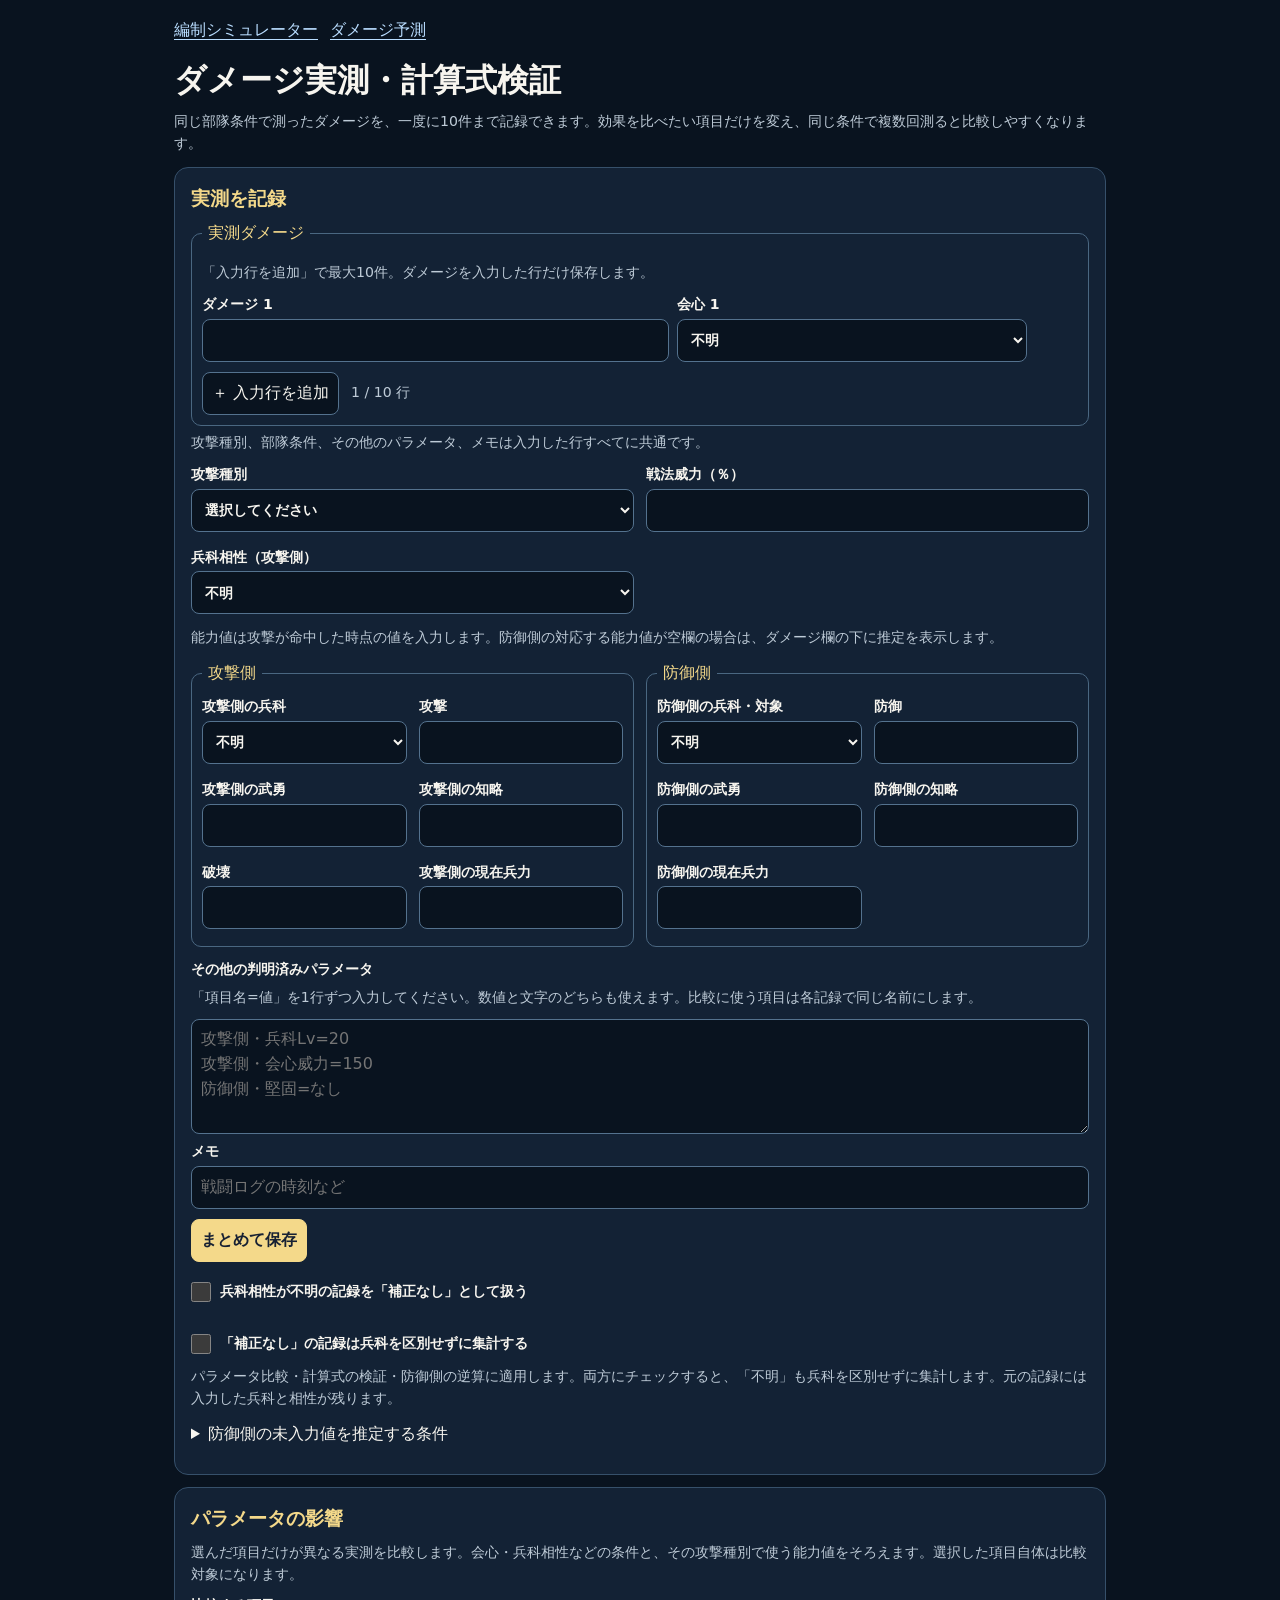
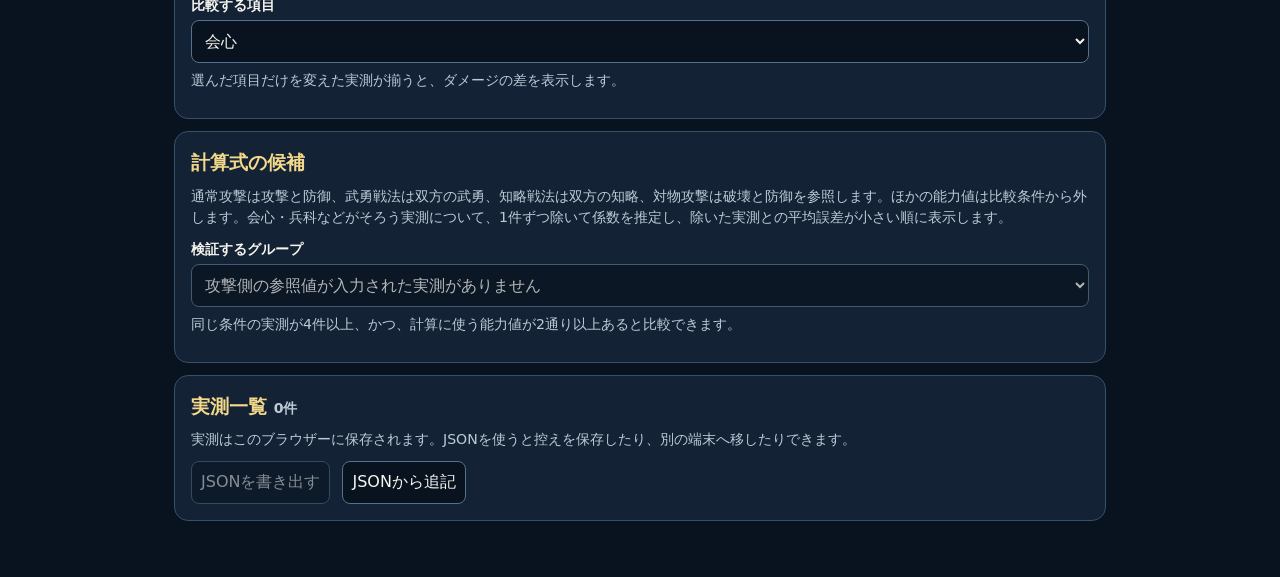
<file: damage-research.html>
<!doctype html>
<html lang="ja">
<head>
<meta charset="utf-8">
<meta name="viewport" content="width=device-width, initial-scale=1">
<title>ダメージ実測・計算式検証｜信長覇道 編制シミュレーター</title>
<link rel="stylesheet" href="damage-research.css">
<script defer src="damage-research-model.js"></script>
<script defer src="damage-research.js"></script>
</head>
<body>
<main>
  <nav aria-label="ページ移動"><a href="index.html">編制シミュレーター</a><a href="damage.html">ダメージ予測</a></nav>
  <h1>ダメージ実測・計算式検証</h1>
  <p class="muted">同じ部隊条件で測ったダメージを、一度に10件まで記録できます。効果を比べたい項目だけを変え、同じ条件で複数回測ると比較しやすくなります。</p>

  <section class="panel" aria-labelledby="form-title">
    <h2 id="form-title">実測を記録</h2>
    <form id="record-form">
      <fieldset>
        <legend>実測ダメージ</legend>
        <p id="batch-help" class="muted">「入力行を追加」で最大10件。ダメージを入力した行だけ保存します。</p>
        <div id="hit-rows"></div>
        <div class="actions" id="batch-actions">
          <button id="add-hit" type="button">＋ 入力行を追加</button>
          <span id="hit-count" class="muted" role="status"></span>
        </div>
      </fieldset>
      <p class="muted" id="shared-help">攻撃種別、部隊条件、その他のパラメータ、メモは入力した行すべてに共通です。</p>
      <div class="grid" id="hit-fields"></div>
      <p class="muted">能力値は攻撃が命中した時点の値を入力します。防御側の対応する能力値が空欄の場合は、ダメージ欄の下に推定を表示します。</p>
      <div class="sides">
        <fieldset><legend>攻撃側</legend><div class="grid" id="attack-fields"></div></fieldset>
        <fieldset><legend>防御側</legend><div class="grid" id="defense-fields"></div></fieldset>
      </div>
      <label for="record-parameters">その他の判明済みパラメータ</label>
      <p class="muted" id="param-help">「項目名=値」を1行ずつ入力してください。数値と文字のどちらも使えます。比較に使う項目は各記録で同じ名前にします。</p>
      <textarea id="record-parameters" rows="4" maxlength="4000" aria-describedby="param-help" placeholder="攻撃側・兵科Lv=20&#10;攻撃側・会心威力=150&#10;防御側・堅固=なし"></textarea>
      <label for="record-note">メモ</label>
      <input id="record-note" maxlength="240" placeholder="戦闘ログの時刻など">
      <div class="actions">
        <button class="primary" id="save-record" type="submit">まとめて保存</button>
        <button id="cancel-edit" type="button" hidden>編集を取り消す</button>
        <span id="record-status" role="status"></span>
      </div>
    </form>
    <label class="analysis-checkbox">
      <input id="assume-neutral-affinity" type="checkbox">
      <span>兵科相性が不明の記録を「補正なし」として扱う</span>
    </label>
    <label class="analysis-checkbox">
      <input id="pool-neutral-branches" type="checkbox">
      <span>「補正なし」の記録は兵科を区別せずに集計する</span>
    </label>
    <p class="muted analysis-help">パラメータ比較・計算式の検証・防御側の逆算に適用します。両方にチェックすると、「不明」も兵科を区別せずに集計します。元の記録には入力した兵科と相性が残ります。</p>
    <details id="resistance-settings">
      <summary>防御側の未入力値を推定する条件</summary>
      <p class="muted">通常攻撃と対物攻撃からは「防御」、武勇戦法からは「武勇」、知略戦法からは「知略」を推定します。同じ条件で防御側の能力値が入力された記録があれば、優先して係数を調整します。</p>
      <p class="muted">未入力値 ＝ 2 × 係数 × 攻撃側能力² ÷ 実測ダメージ − 攻撃側能力。入力済みの記録がない場合の係数は、基準倍率 × 兵科相性倍率 × 戦法威力 × 会心時の倍率です。</p>
      <div class="grid">
        <label for="resistance-base">基準倍率（％）<input id="resistance-base" type="number" min="0" max="10000" step="any" inputmode="decimal" value="100"></label>
        <label for="resistance-critical">会心時の倍率（％）<input id="resistance-critical" type="number" min="0" max="10000" step="any" inputmode="decimal" placeholder="任意"></label>
        <label for="resistance-advantage">兵科有利の倍率（％）<input id="resistance-advantage" type="number" min="0" max="10000" step="any" inputmode="decimal" value="115"></label>
        <label for="resistance-disadvantage">兵科不利の倍率（％）<input id="resistance-disadvantage" type="number" min="0" max="10000" step="any" inputmode="decimal" value="85"></label>
      </div>
      <p class="muted">兵科倍率の初期値は試算用です。補正なし・不明・対物は100％で試算します。基準倍率には、兵科相性と別の補正を含めます。倍率を変えると、保存済みの記録も含めて推定を更新します。推定値は記録の能力値欄に書き込みません。</p>
    </details>
  </section>

  <section class="panel" aria-labelledby="impact-title">
    <h2 id="impact-title">パラメータの影響</h2>
    <p class="muted">選んだ項目だけが異なる実測を比較します。会心・兵科相性などの条件と、その攻撃種別で使う能力値をそろえます。選択した項目自体は比較対象になります。</p>
    <label for="impact-field">比較する項目</label>
    <select id="impact-field"></select>
    <p id="impact-status" class="muted" role="status"></p>
    <div class="scroll" id="impact-results" hidden>
      <table aria-label="パラメータ変更前後の比較"><thead><tr><th>値 A → B</th><th>平均差<br>B − A</th><th>平均変化率</th><th>一致した<br>条件の組</th><th>実測件数<br>A / B</th></tr></thead><tbody id="impact-rows"></tbody></table>
    </div>
  </section>

  <section class="panel" aria-labelledby="fit-title">
    <h2 id="fit-title">計算式の候補</h2>
    <p class="muted">通常攻撃は攻撃と防御、武勇戦法は双方の武勇、知略戦法は双方の知略、対物攻撃は破壊と防御を参照します。ほかの能力値は比較条件から外します。会心・兵科などがそろう実測について、1件ずつ除いて係数を推定し、除いた実測との平均誤差が小さい順に表示します。</p>
    <label for="fit-group">検証するグループ</label>
    <select id="fit-group"></select>
    <p id="fit-status" class="muted" role="status"></p>
    <div class="scroll" id="fit-results" hidden>
      <table aria-label="計算式の候補と誤差"><thead><tr><th>式の候補</th><th>係数 k</th><th>平均誤差</th></tr></thead><tbody id="fit-rows"></tbody></table>
    </div>
  </section>

  <section class="panel" aria-labelledby="records-title">
    <h2 id="records-title">実測一覧 <span class="muted" id="record-count"></span></h2>
    <p class="muted">実測はこのブラウザーに保存されます。JSONを使うと控えを保存したり、別の端末へ移したりできます。</p>
    <div class="actions">
      <button id="export-records" type="button">JSONを書き出す</button>
      <button id="import-records" type="button">JSONから追記</button>
      <input id="import-file" type="file" accept=".json,application/json" hidden>
      <span id="list-status" role="status"></span>
    </div>
    <div id="record-list"></div>
  </section>
</main>
</body>
</html>
</file>
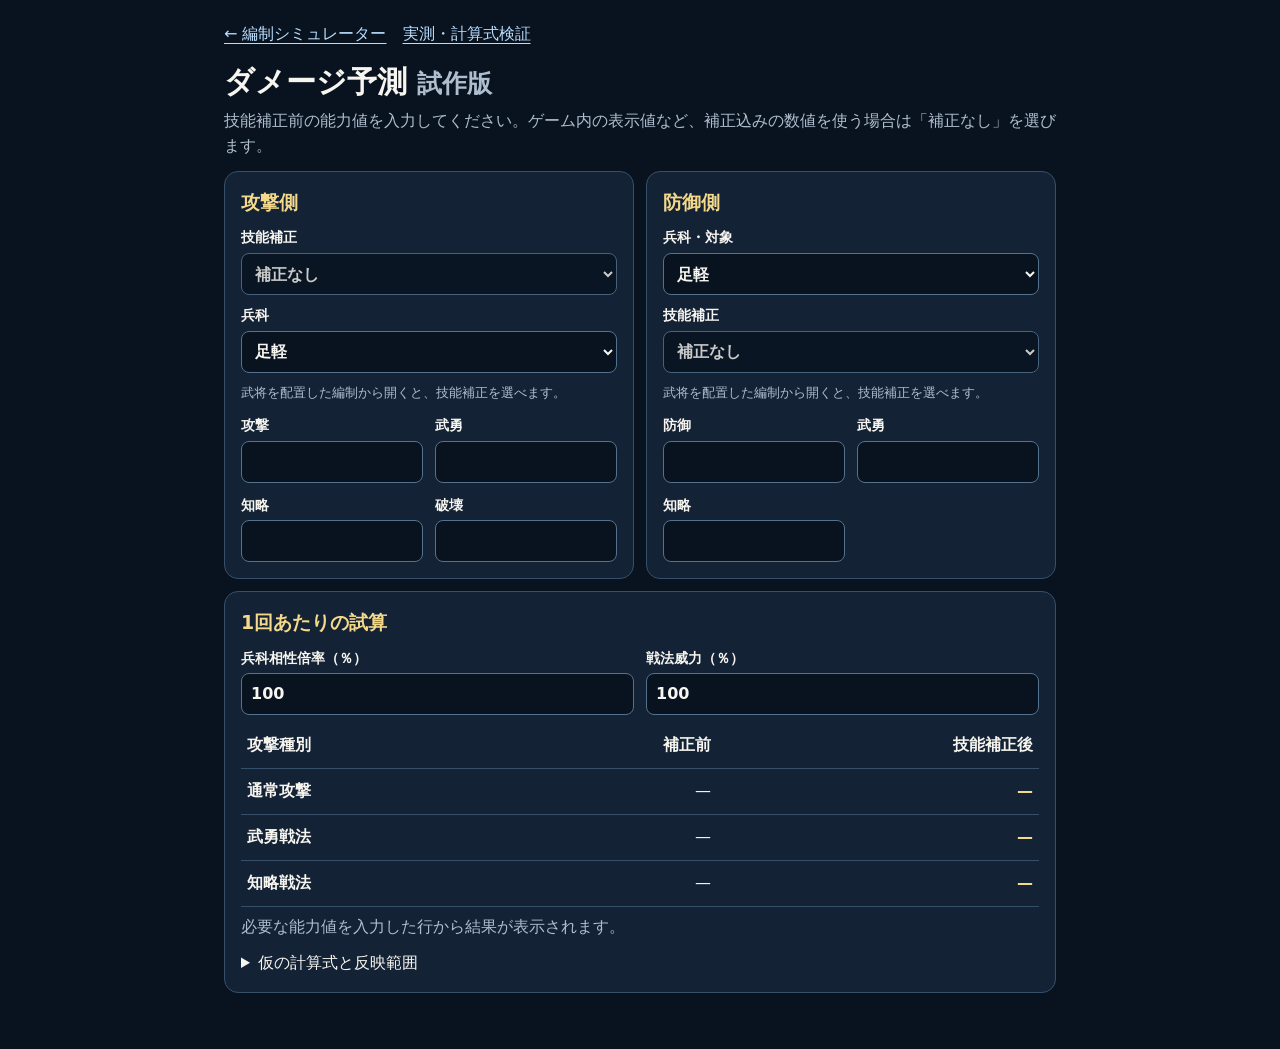
<file: damage.html>
<!doctype html>
<html lang="ja">
<head>
<meta charset="utf-8">
<meta name="viewport" content="width=device-width,initial-scale=1">
<title>ダメージ予測（試作版）｜信長覇道 編制シミュレーター</title>
<style>
  :root{color-scheme:dark;background:#09131f;color:#f7f5ef;font-family:system-ui,"Hiragino Sans",Meiryo,sans-serif;line-height:1.55}
  *{box-sizing:border-box}
  body{margin:0}
  main{max-width:860px;margin:auto;padding:22px 14px 56px}
  a{color:#b9ddff;text-underline-offset:4px}
  h1{font-size:clamp(22px,5vw,30px);margin:12px 0 4px}
  h2{font-size:19px;margin:0 0 10px;color:#f4d98a}
  p{margin:0 0 12px}
  .hint,.adjustment,small{color:#aebece}
  .layout,.stats,.settings{display:grid;gap:12px;grid-template-columns:repeat(2,minmax(0,1fr))}
  .panel{padding:16px;background:#132235;border:1px solid #36506a;border-radius:14px}
  .stats{margin-top:12px}
  .selection{display:grid;gap:10px}
  .selection p{font-size:13px;margin:0}
  label{display:block;font-size:14px;font-weight:650}
  input,select{display:block;width:100%;min-width:0;min-height:42px;padding:7px 9px;margin-top:4px;border:1px solid #54728e;border-radius:8px;background:#09131f;color:inherit;font:inherit;font-size:16px}
  select:disabled{opacity:.8}
  :focus-visible{outline:2px solid #f4d98a;outline-offset:2px}
  .adjustment{display:block;font-size:13px;overflow-wrap:anywhere}
  .adjustment strong{color:#f4d98a}
  .results{margin-top:12px}
  .table{width:100%;border-collapse:collapse;margin:8px 0}
  th,td{text-align:right;padding:10px 6px;border-bottom:1px solid #36506a;font-variant-numeric:tabular-nums}
  th:first-child,td:first-child{text-align:left}
  td:last-child{font-weight:700;color:#f4d98a}
  details{margin-top:12px}
  details p{margin:8px 0 0}
  summary{cursor:pointer}
  [hidden]{display:none!important}
  @media (max-width:600px){.layout{grid-template-columns:1fr}.panel{padding:12px}}
</style>
<script defer src="damage.js"></script>
</head>
<body>
<main>
  <nav aria-label="ページ移動"><a href="index.html">← 編制シミュレーター</a>　<a href="damage-research.html">実測・計算式検証</a></nav>
  <h1>ダメージ予測 <small>試作版</small></h1>
  <p class="hint">技能補正前の能力値を入力してください。ゲーム内の表示値など、補正込みの数値を使う場合は「補正なし」を選びます。</p>
  <div class="layout">
    <section class="panel" id="attack" aria-labelledby="attack-title">
      <h2 id="attack-title">攻撃側</h2>
      <div class="selection">
        <label>技能補正 <select class="formation"><option value="">補正なし</option></select></label>
        <label>兵科 <select class="branch"></select></label>
        <p class="hint source-note"></p>
      </div>
      <div class="stats">
        <div><label>攻撃 <input type="number" min="0" max="999999999" step="any" inputmode="decimal" data-stat="攻撃" aria-describedby="attack-attack"></label><span id="attack-attack" class="adjustment"></span></div>
        <div><label>武勇 <input type="number" min="0" max="999999999" step="any" inputmode="decimal" data-stat="武勇" aria-describedby="attack-strength"></label><span id="attack-strength" class="adjustment"></span></div>
        <div><label>知略 <input type="number" min="0" max="999999999" step="any" inputmode="decimal" data-stat="知略" aria-describedby="attack-intelligence"></label><span id="attack-intelligence" class="adjustment"></span></div>
        <div><label>破壊 <input type="number" min="0" max="999999999" step="any" inputmode="decimal" data-stat="破壊" aria-describedby="attack-demolition"></label><span id="attack-demolition" class="adjustment"></span></div>
      </div>
    </section>
    <section class="panel" id="defense" aria-labelledby="defense-title">
      <h2 id="defense-title">防御側</h2>
      <div class="selection">
        <label>兵科・対象 <select class="branch"></select></label>
        <label>技能補正 <select class="formation"><option value="">補正なし</option></select></label>
        <p class="hint source-note"></p>
      </div>
      <div class="stats">
        <div><label>防御 <input type="number" min="0" max="999999999" step="any" inputmode="decimal" data-stat="防御" aria-describedby="defense-defense"></label><span id="defense-defense" class="adjustment"></span></div>
        <div data-unit><label>武勇 <input type="number" min="0" max="999999999" step="any" inputmode="decimal" data-stat="武勇" aria-describedby="defense-strength"></label><span id="defense-strength" class="adjustment"></span></div>
        <div data-unit><label>知略 <input type="number" min="0" max="999999999" step="any" inputmode="decimal" data-stat="知略" aria-describedby="defense-intelligence"></label><span id="defense-intelligence" class="adjustment"></span></div>
      </div>
    </section>
  </div>
  <section class="panel results" aria-labelledby="results-title">
    <h2 id="results-title">1回あたりの試算</h2>
    <div class="settings">
      <label id="affinity-setting">兵科相性倍率（％）<input id="affinity" type="number" min="0" max="1000" step="any" inputmode="decimal" value="100"></label>
      <label>戦法威力（％）<input id="tactic" type="number" min="0" max="10000" step="any" inputmode="decimal" value="100"></label>
    </div>
    <table class="table">
      <thead><tr><th scope="col">攻撃種別</th><th scope="col">補正前</th><th scope="col">技能補正後</th></tr></thead>
      <tbody>
        <tr data-result="normal"><th scope="row">通常攻撃</th><td>—</td><td>—</td></tr>
        <tr data-result="strength"><th scope="row">武勇戦法</th><td>—</td><td>—</td></tr>
        <tr data-result="intelligence"><th scope="row">知略戦法</th><td>—</td><td>—</td></tr>
        <tr data-result="structure"><th scope="row">対物通常攻撃</th><td>—</td><td>—</td></tr>
        <tr data-result="demolition"><th scope="row">対物破壊戦法</th><td>—</td><td>—</td></tr>
      </tbody>
    </table>
    <p id="input-status" class="hint">数値を入力すると結果を表示します。</p>
    <details>
      <summary>仮の計算式と反映範囲</summary>
      <p>攻撃・防御に使う能力は、通常攻撃が「攻撃／防御」、戦法が「武勇／武勇」または「知略／知略」、対物攻撃が「破壊／防御」です。</p>
      <p>試算値 ＝ 攻撃側能力 × 2 × 攻撃側能力 ÷（攻撃側能力 ＋ 防御側能力）× 兵科相性倍率 × 戦法威力。対物では兵科相性を100％とし、通常攻撃では戦法威力を100％とします。物体の防御欄は空欄なら0として扱います。</p>
      <p>能力の補正には編制画面で判定した技能の登録済みの割合を使います。兵科相性は手入力です。会心・連鎖・一時効果・逸品などは試算の対象外です。</p>
    </details>
  </section>
</main>
</body>
</html>
</file>
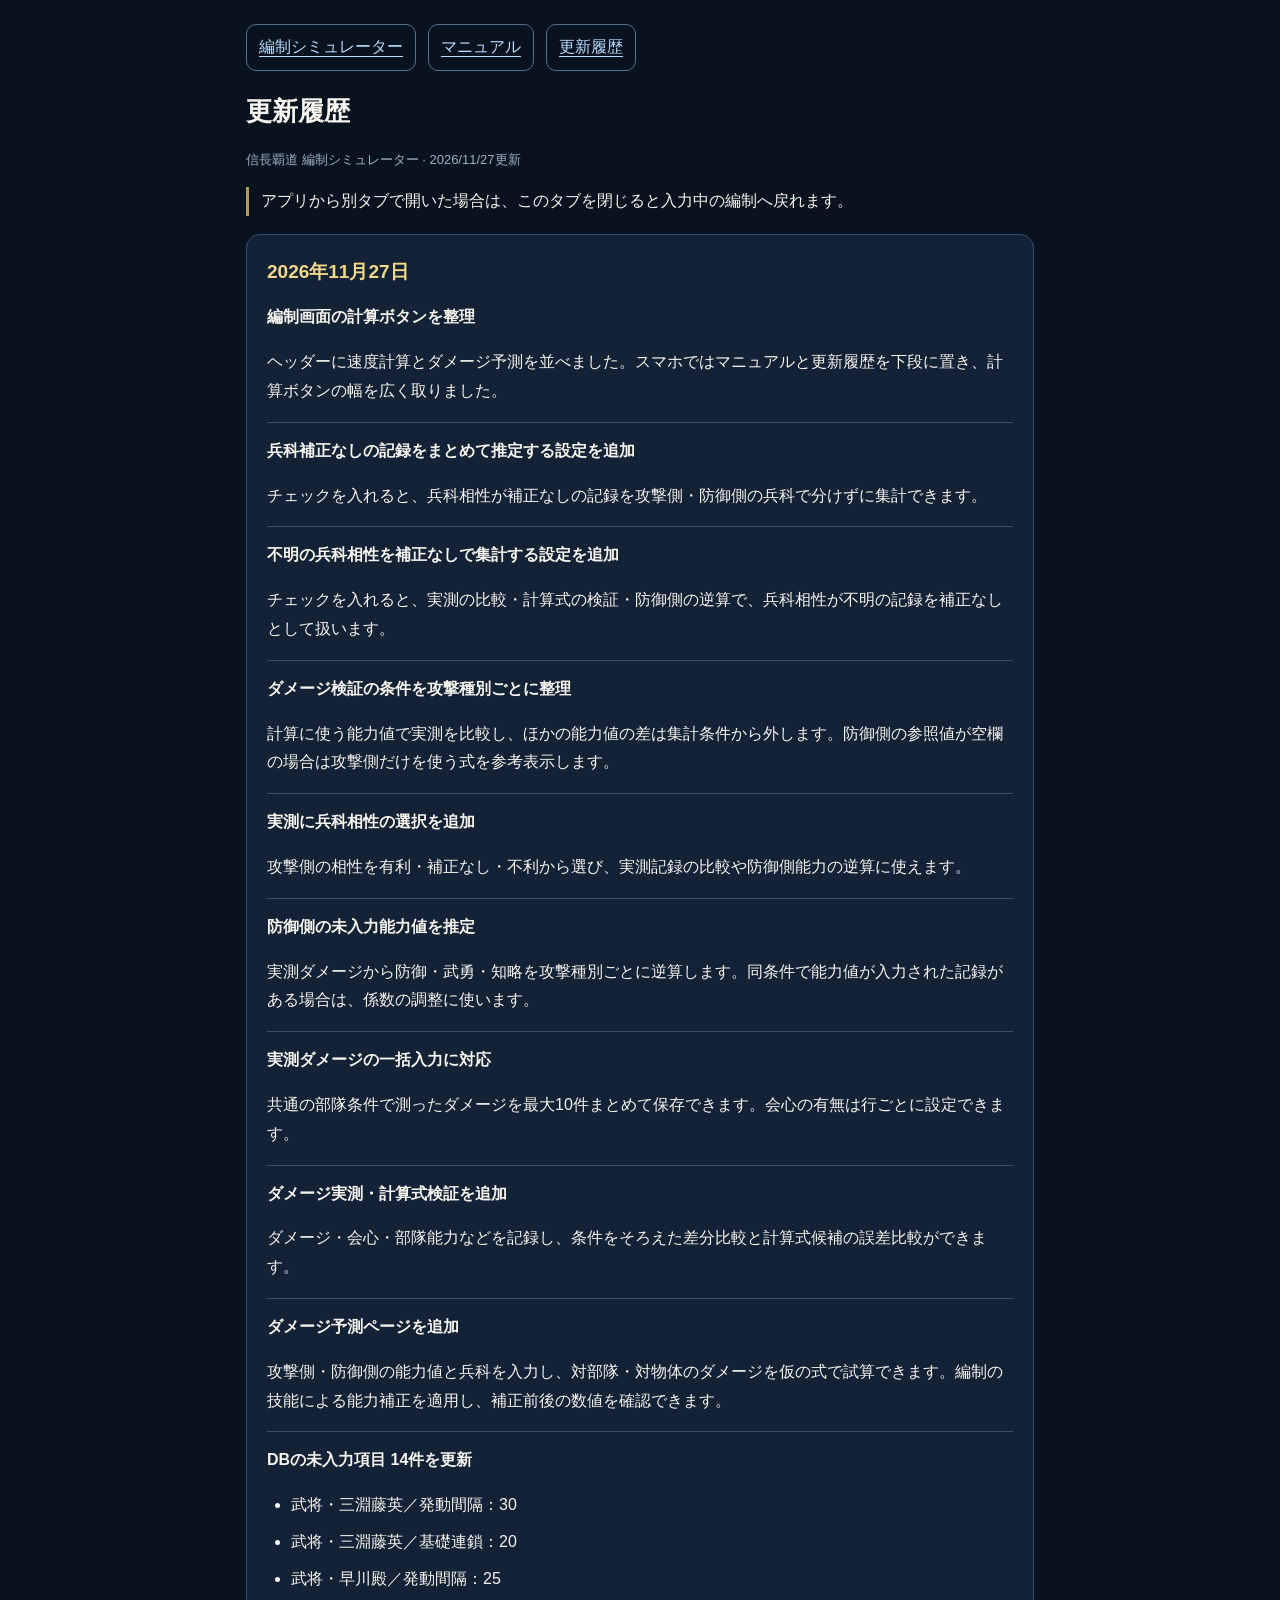
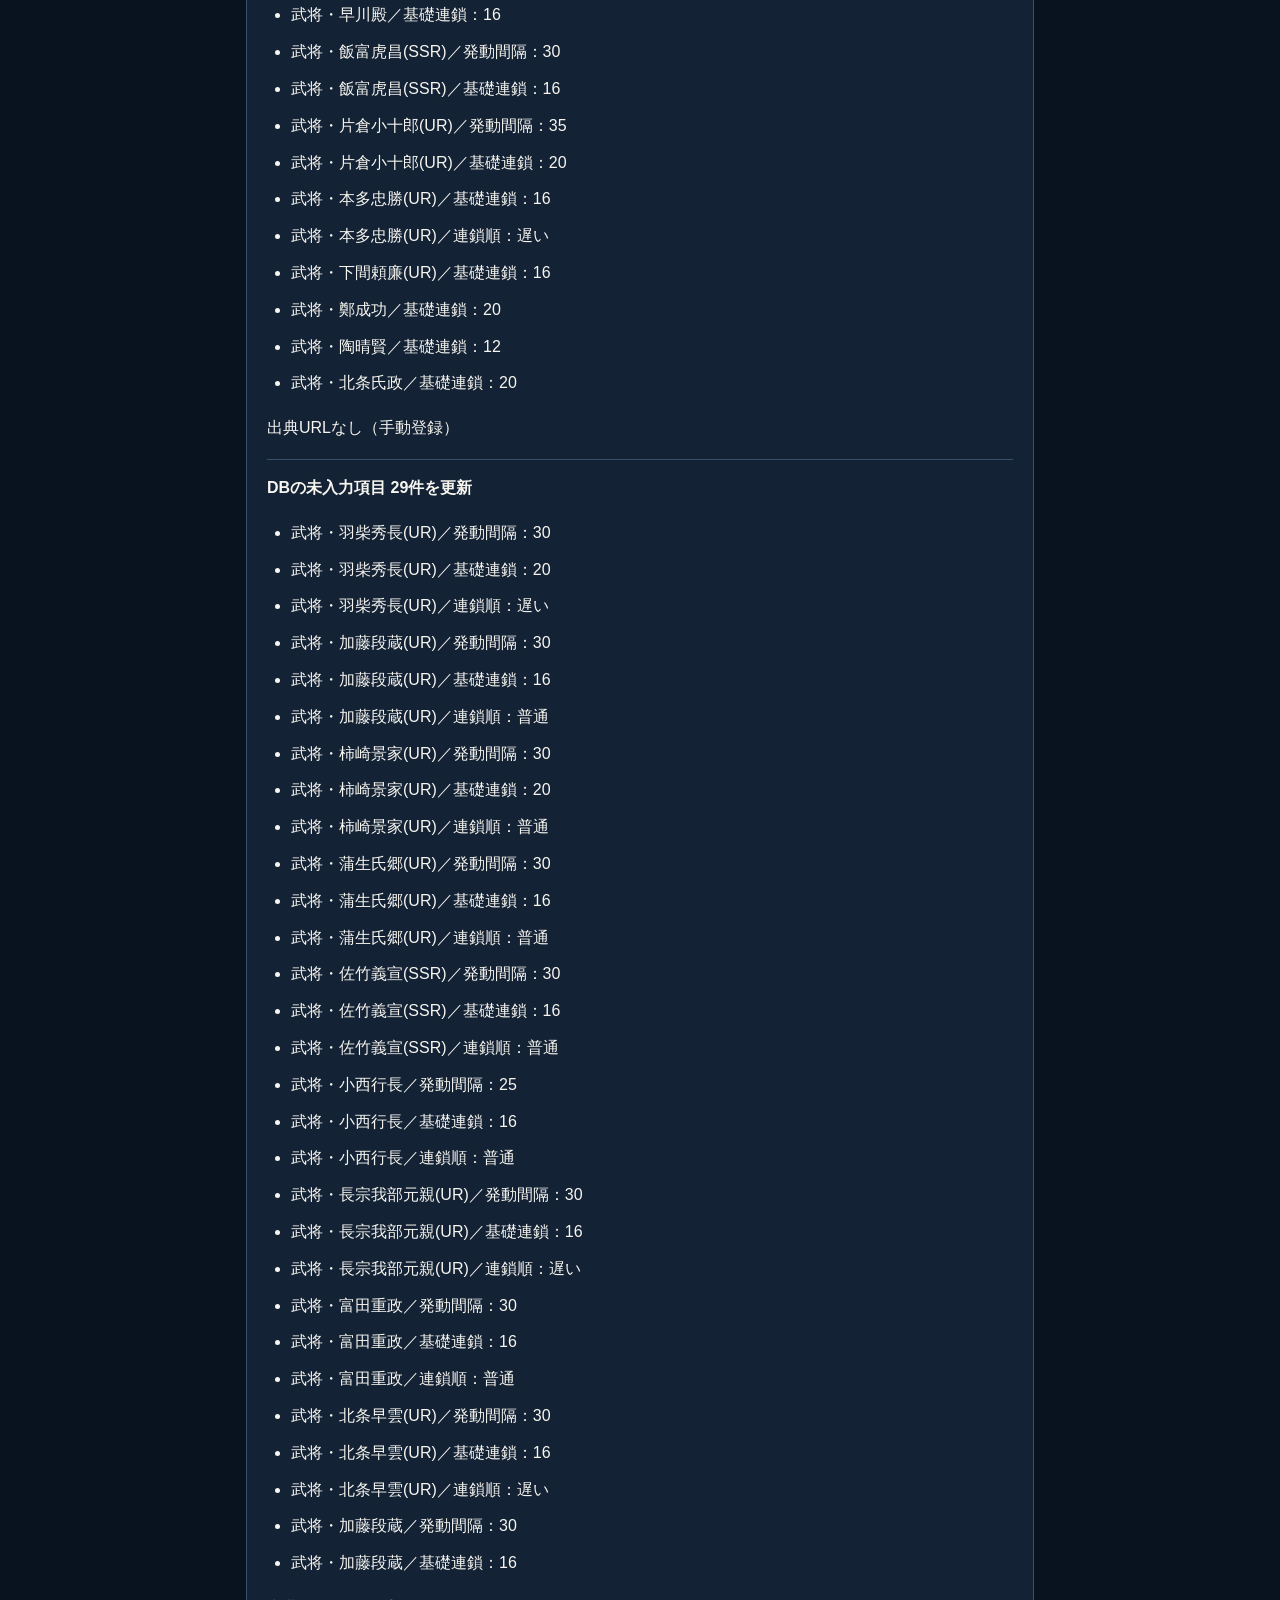
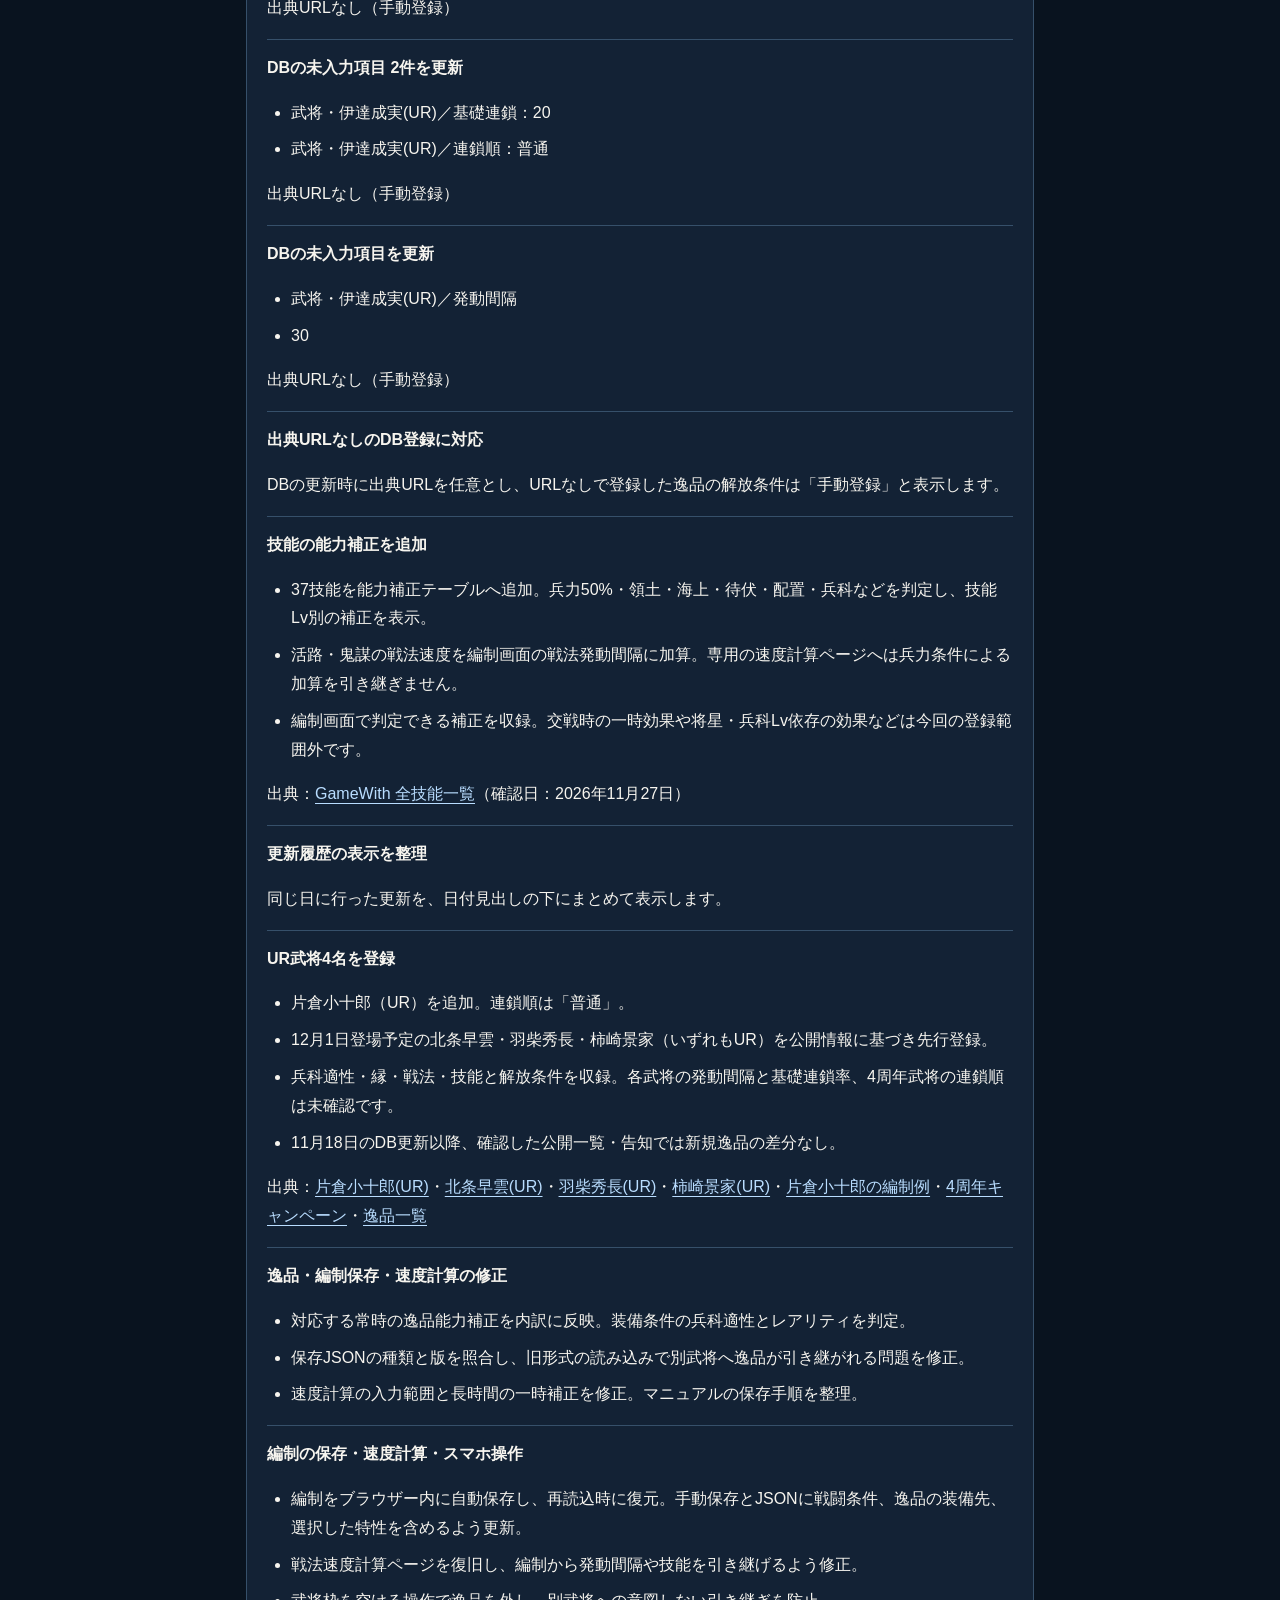
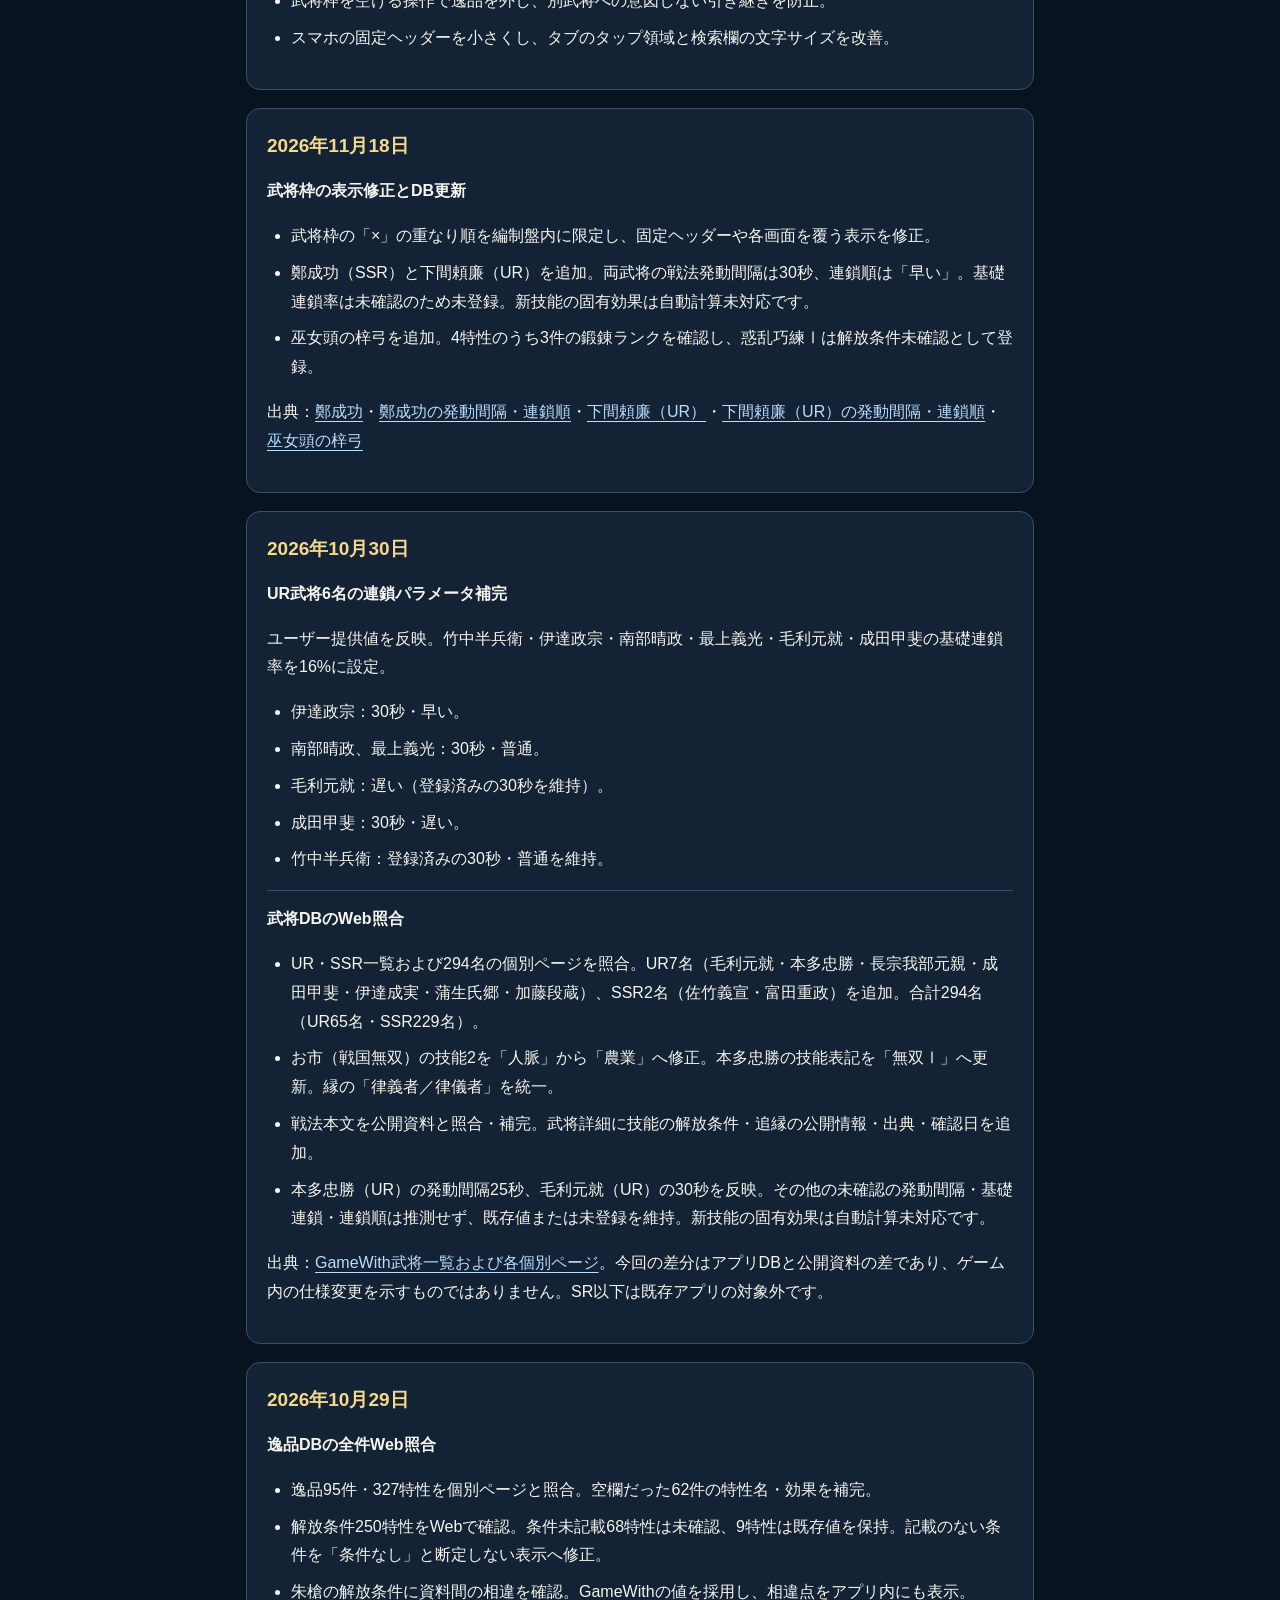
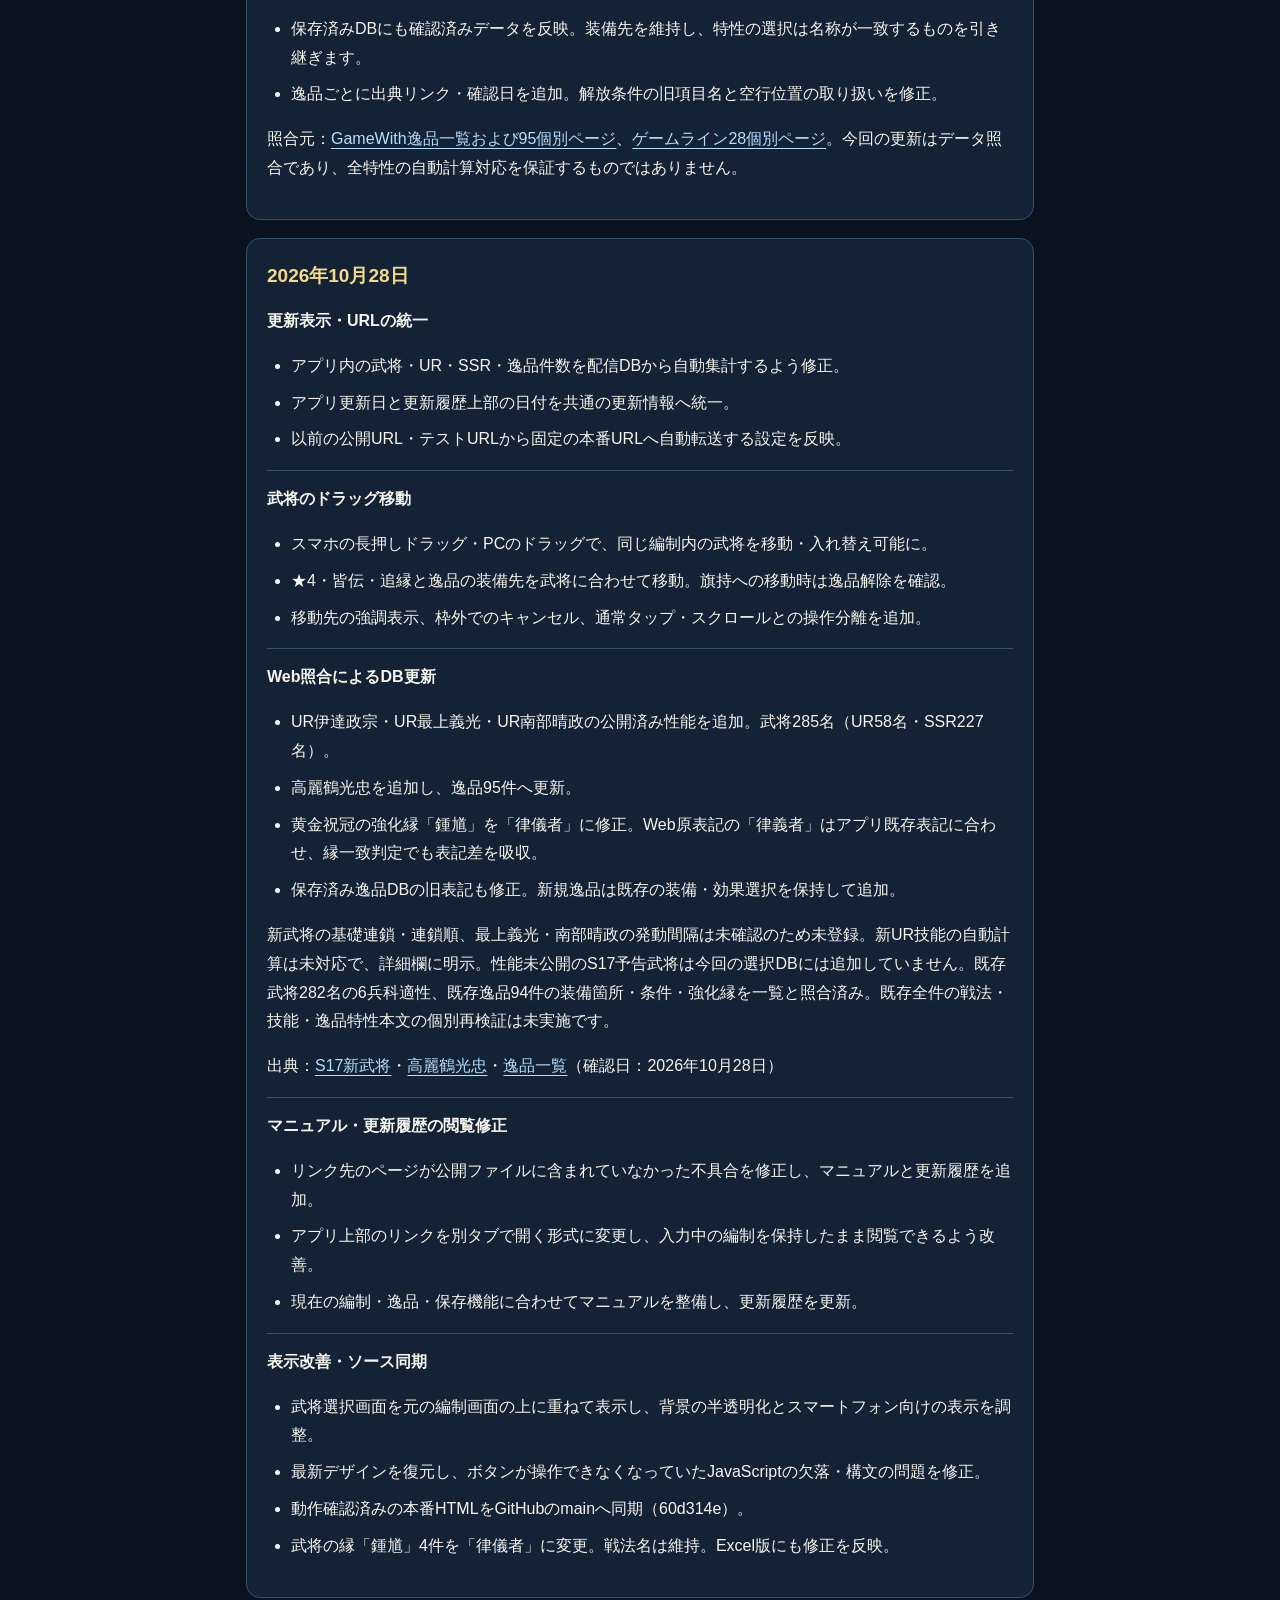
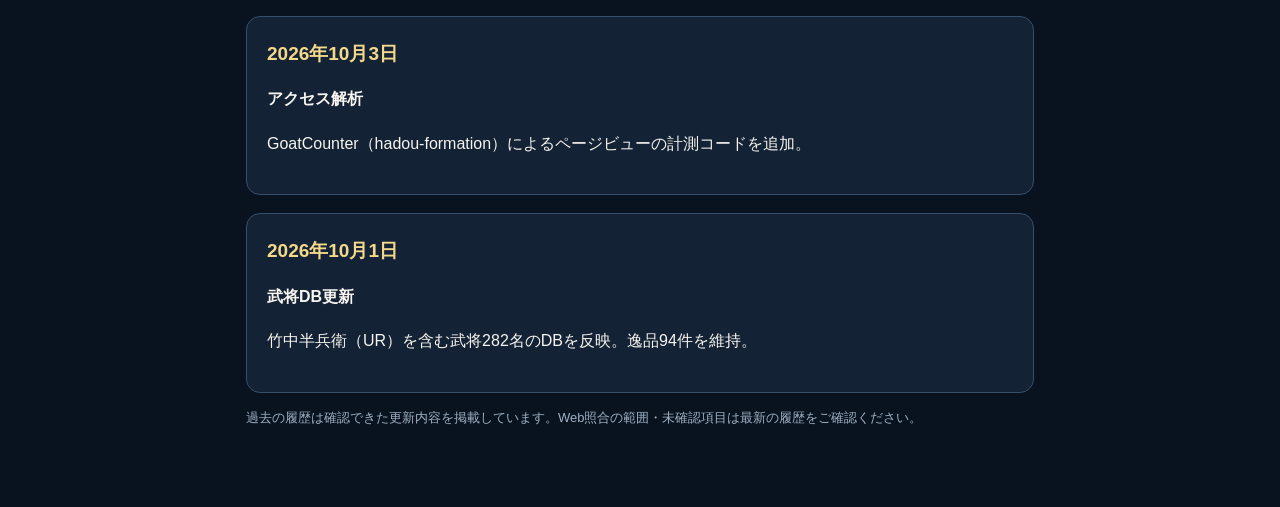
<file: history.html>
<!doctype html>
<html lang="ja"><head><meta charset="utf-8"><meta name="viewport" content="width=device-width,initial-scale=1,viewport-fit=cover"><title>更新履歴｜信長覇道 編制シミュレーター</title><style>*{box-sizing:border-box}body{margin:0;background:#09131f;color:#f7f5ef;font-family:-apple-system,BlinkMacSystemFont,"Hiragino Sans",Meiryo,sans-serif;line-height:1.8}main{max-width:820px;margin:auto;padding:24px 16px 64px}nav{display:flex;flex-wrap:wrap;gap:12px}a{color:#b9ddff;text-underline-offset:4px}nav a{padding:8px 12px;border:1px solid #54728e;border-radius:10px}h1{font-size:26px;margin-bottom:4px}h2{font-size:19px;color:#f4d98a;margin-top:0}section{background:#132235;border:1px solid #36506a;border-radius:14px;padding:20px;margin-top:18px}li+li{margin-top:8px}ul,ol{padding-left:24px}.meta{color:#9fb0c3;font-size:13px}.note{border-left:3px solid #b99a55;padding-left:12px}a:focus-visible{outline:3px solid #f4d98a;outline-offset:3px}.history-day > h2{margin-bottom:14px}.history-entry > h3{font-size:16px;margin:0 0 6px}.history-entry + .history-entry{margin-top:14px;padding-top:14px;border-top:1px solid #36506a}</style></head><body><main><nav aria-label="ページ移動"><a href="index.html">編制シミュレーター</a><a href="manual.html">マニュアル</a><a href="history.html">更新履歴</a></nav><h1>更新履歴</h1><p class="meta">信長覇道 編制シミュレーター · <span data-release-date>—</span>更新</p><p class="note">アプリから別タブで開いた場合は、このタブを閉じると入力中の編制へ戻れます。</p><section><h2>2026-11-27 — 編制画面の計算ボタンを整理</h2><p>ヘッダーに速度計算とダメージ予測を並べました。スマホではマニュアルと更新履歴を下段に置き、計算ボタンの幅を広く取りました。</p></section>
<section><h2>2026-11-27 — 兵科補正なしの記録をまとめて推定する設定を追加</h2><p>チェックを入れると、兵科相性が補正なしの記録を攻撃側・防御側の兵科で分けずに集計できます。</p></section>
<section><h2>2026-11-27 — 不明の兵科相性を補正なしで集計する設定を追加</h2><p>チェックを入れると、実測の比較・計算式の検証・防御側の逆算で、兵科相性が不明の記録を補正なしとして扱います。</p></section>
<section><h2>2026-11-27 — ダメージ検証の条件を攻撃種別ごとに整理</h2><p>計算に使う能力値で実測を比較し、ほかの能力値の差は集計条件から外します。防御側の参照値が空欄の場合は攻撃側だけを使う式を参考表示します。</p></section>
<section><h2>2026-11-27 — 実測に兵科相性の選択を追加</h2><p>攻撃側の相性を有利・補正なし・不利から選び、実測記録の比較や防御側能力の逆算に使えます。</p></section>
<section><h2>2026-11-27 — 防御側の未入力能力値を推定</h2><p>実測ダメージから防御・武勇・知略を攻撃種別ごとに逆算します。同条件で能力値が入力された記録がある場合は、係数の調整に使います。</p></section>
<section><h2>2026-11-27 — 実測ダメージの一括入力に対応</h2><p>共通の部隊条件で測ったダメージを最大10件まとめて保存できます。会心の有無は行ごとに設定できます。</p></section>
<section><h2>2026-11-27 — ダメージ実測・計算式検証を追加</h2><p>ダメージ・会心・部隊能力などを記録し、条件をそろえた差分比較と計算式候補の誤差比較ができます。</p></section>
<section><h2>2026-11-27 — ダメージ予測ページを追加</h2><p>攻撃側・防御側の能力値と兵科を入力し、対部隊・対物体のダメージを仮の式で試算できます。編制の技能による能力補正を適用し、補正前後の数値を確認できます。</p></section>
<section><h2>2026-11-27 — DBの未入力項目 14件を更新</h2><ul><li>武将・三淵藤英／発動間隔：30</li><li>武将・三淵藤英／基礎連鎖：20</li><li>武将・早川殿／発動間隔：25</li><li>武将・早川殿／基礎連鎖：16</li><li>武将・飯富虎昌(SSR)／発動間隔：30</li><li>武将・飯富虎昌(SSR)／基礎連鎖：16</li><li>武将・片倉小十郎(UR)／発動間隔：35</li><li>武将・片倉小十郎(UR)／基礎連鎖：20</li><li>武将・本多忠勝(UR)／基礎連鎖：16</li><li>武将・本多忠勝(UR)／連鎖順：遅い</li><li>武将・下間頼廉(UR)／基礎連鎖：16</li><li>武将・鄭成功／基礎連鎖：20</li><li>武将・陶晴賢／基礎連鎖：12</li><li>武将・北条氏政／基礎連鎖：20</li></ul><p>出典URLなし（手動登録）</p></section>
<section><h2>2026-11-27 — DBの未入力項目 29件を更新</h2><ul><li>武将・羽柴秀長(UR)／発動間隔：30</li><li>武将・羽柴秀長(UR)／基礎連鎖：20</li><li>武将・羽柴秀長(UR)／連鎖順：遅い</li><li>武将・加藤段蔵(UR)／発動間隔：30</li><li>武将・加藤段蔵(UR)／基礎連鎖：16</li><li>武将・加藤段蔵(UR)／連鎖順：普通</li><li>武将・柿崎景家(UR)／発動間隔：30</li><li>武将・柿崎景家(UR)／基礎連鎖：20</li><li>武将・柿崎景家(UR)／連鎖順：普通</li><li>武将・蒲生氏郷(UR)／発動間隔：30</li><li>武将・蒲生氏郷(UR)／基礎連鎖：16</li><li>武将・蒲生氏郷(UR)／連鎖順：普通</li><li>武将・佐竹義宣(SSR)／発動間隔：30</li><li>武将・佐竹義宣(SSR)／基礎連鎖：16</li><li>武将・佐竹義宣(SSR)／連鎖順：普通</li><li>武将・小西行長／発動間隔：25</li><li>武将・小西行長／基礎連鎖：16</li><li>武将・小西行長／連鎖順：普通</li><li>武将・長宗我部元親(UR)／発動間隔：30</li><li>武将・長宗我部元親(UR)／基礎連鎖：16</li><li>武将・長宗我部元親(UR)／連鎖順：遅い</li><li>武将・富田重政／発動間隔：30</li><li>武将・富田重政／基礎連鎖：16</li><li>武将・富田重政／連鎖順：普通</li><li>武将・北条早雲(UR)／発動間隔：30</li><li>武将・北条早雲(UR)／基礎連鎖：16</li><li>武将・北条早雲(UR)／連鎖順：遅い</li><li>武将・加藤段蔵／発動間隔：30</li><li>武将・加藤段蔵／基礎連鎖：16</li></ul><p>出典URLなし（手動登録）</p></section>
<section><h2>2026-11-27 — DBの未入力項目 2件を更新</h2><ul><li>武将・伊達成実(UR)／基礎連鎖：20</li><li>武将・伊達成実(UR)／連鎖順：普通</li></ul><p>出典URLなし（手動登録）</p></section>
<section><h2>2026-11-27 — DBの未入力項目を更新</h2><ul><li>武将・伊達成実(UR)／発動間隔</li><li>30</li></ul><p>出典URLなし（手動登録）</p></section>
<section><h2>2026年11月27日 — 出典URLなしのDB登録に対応</h2><p>DBの更新時に出典URLを任意とし、URLなしで登録した逸品の解放条件は「手動登録」と表示します。</p></section>
<section><h2>2026年11月27日 — 技能の能力補正を追加</h2><ul><li>37技能を能力補正テーブルへ追加。兵力50%・領土・海上・待伏・配置・兵科などを判定し、技能Lv別の補正を表示。</li><li>活路・鬼謀の戦法速度を編制画面の戦法発動間隔に加算。専用の速度計算ページへは兵力条件による加算を引き継ぎません。</li><li>編制画面で判定できる補正を収録。交戦時の一時効果や将星・兵科Lv依存の効果などは今回の登録範囲外です。</li></ul><p>出典：<a href="https://gamewith.jp/nobunaga-hadou/article/show/378816">GameWith 全技能一覧</a>（確認日：2026年11月27日）</p></section>
<section><h2>2026年11月27日 — 更新履歴の表示を整理</h2><p>同じ日に行った更新を、日付見出しの下にまとめて表示します。</p></section>
<section><h2>2026年11月27日 — UR武将4名を登録</h2><ul><li>片倉小十郎（UR）を追加。連鎖順は「普通」。</li><li>12月1日登場予定の北条早雲・羽柴秀長・柿崎景家（いずれもUR）を公開情報に基づき先行登録。</li><li>兵科適性・縁・戦法・技能と解放条件を収録。各武将の発動間隔と基礎連鎖率、4周年武将の連鎖順は未確認です。</li><li>11月18日のDB更新以降、確認した公開一覧・告知では新規逸品の差分なし。</li></ul><p>出典：<a href="https://gamewith.jp/nobunaga-hadou/article/show/588580">片倉小十郎(UR)</a>・<a href="https://gamewith.jp/nobunaga-hadou/article/show/590090">北条早雲(UR)</a>・<a href="https://gamewith.jp/nobunaga-hadou/article/show/590089">羽柴秀長(UR)</a>・<a href="https://gamewith.jp/nobunaga-hadou/article/show/590088">柿崎景家(UR)</a>・<a href="https://gamewith.jp/nobunaga-hadou/article/show/589173">片倉小十郎の編制例</a>・<a href="https://gamewith.jp/nobunaga-hadou/article/show/590091">4周年キャンペーン</a>・<a href="https://gamewith.jp/nobunaga-hadou/article/show/555695">逸品一覧</a></p></section>
<section><h2>2026年11月27日 — 逸品・編制保存・速度計算の修正</h2><ul><li>対応する常時の逸品能力補正を内訳に反映。装備条件の兵科適性とレアリティを判定。</li><li>保存JSONの種類と版を照合し、旧形式の読み込みで別武将へ逸品が引き継がれる問題を修正。</li><li>速度計算の入力範囲と長時間の一時補正を修正。マニュアルの保存手順を整理。</li></ul></section>
<section><h2>2026年11月27日 — 編制の保存・速度計算・スマホ操作</h2><ul><li>編制をブラウザー内に自動保存し、再読込時に復元。手動保存とJSONに戦闘条件、逸品の装備先、選択した特性を含めるよう更新。</li><li>戦法速度計算ページを復旧し、編制から発動間隔や技能を引き継げるよう修正。</li><li>武将枠を空ける操作で逸品を外し、別武将への意図しない引き継ぎを防止。</li><li>スマホの固定ヘッダーを小さくし、タブのタップ領域と検索欄の文字サイズを改善。</li></ul></section>
<section><h2>2026年11月18日 — 武将枠の表示修正とDB更新</h2><ul><li>武将枠の「×」の重なり順を編制盤内に限定し、固定ヘッダーや各画面を覆う表示を修正。</li><li>鄭成功（SSR）と下間頼廉（UR）を追加。両武将の戦法発動間隔は30秒、連鎖順は「早い」。基礎連鎖率は未確認のため未登録。新技能の固有効果は自動計算未対応です。</li><li>巫女頭の梓弓を追加。4特性のうち3件の鍛錬ランクを確認し、惑乱巧練Ⅰは解放条件未確認として登録。</li></ul><p>出典：<a href="https://gamewith.jp/nobunaga-hadou/article/show/586156">鄭成功</a>・<a href="https://gamewith.jp/nobunaga-hadou/article/show/586214">鄭成功の発動間隔・連鎖順</a>・<a href="https://gamewith.jp/nobunaga-hadou/article/show/587195">下間頼廉（UR）</a>・<a href="https://gamewith.jp/nobunaga-hadou/article/show/587228">下間頼廉（UR）の発動間隔・連鎖順</a>・<a href="https://gamewith.jp/nobunaga-hadou/article/show/587279">巫女頭の梓弓</a></p></section>
<section><h2>2026年10月30日 — UR武将6名の連鎖パラメータ補完</h2><p>ユーザー提供値を反映。竹中半兵衛・伊達政宗・南部晴政・最上義光・毛利元就・成田甲斐の基礎連鎖率を16%に設定。</p><ul><li>伊達政宗：30秒・早い。</li><li>南部晴政、最上義光：30秒・普通。</li><li>毛利元就：遅い（登録済みの30秒を維持）。</li><li>成田甲斐：30秒・遅い。</li><li>竹中半兵衛：登録済みの30秒・普通を維持。</li></ul></section><section><h2>2026年10月30日 — 武将DBのWeb照合</h2><ul><li>UR・SSR一覧および294名の個別ページを照合。UR7名（毛利元就・本多忠勝・長宗我部元親・成田甲斐・伊達成実・蒲生氏郷・加藤段蔵）、SSR2名（佐竹義宣・富田重政）を追加。合計294名（UR65名・SSR229名）。</li><li>お市（戦国無双）の技能2を「人脈」から「農業」へ修正。本多忠勝の技能表記を「無双Ⅰ」へ更新。縁の「律義者／律儀者」を統一。</li><li>戦法本文を公開資料と照合・補完。武将詳細に技能の解放条件・追縁の公開情報・出典・確認日を追加。</li><li>本多忠勝（UR）の発動間隔25秒、毛利元就（UR）の30秒を反映。その他の未確認の発動間隔・基礎連鎖・連鎖順は推測せず、既存値または未登録を維持。新技能の固有効果は自動計算未対応です。</li></ul><p>出典：<a href="https://gamewith.jp/nobunaga-hadou/article/show/376896">GameWith武将一覧および各個別ページ</a>。今回の差分はアプリDBと公開資料の差であり、ゲーム内の仕様変更を示すものではありません。SR以下は既存アプリの対象外です。</p></section><section><h2>2026年10月29日 — 逸品DBの全件Web照合</h2><ul><li>逸品95件・327特性を個別ページと照合。空欄だった62件の特性名・効果を補完。</li><li>解放条件250特性をWebで確認。条件未記載68特性は未確認、9特性は既存値を保持。記載のない条件を「条件なし」と断定しない表示へ修正。</li><li>朱槍の解放条件に資料間の相違を確認。GameWithの値を採用し、相違点をアプリ内にも表示。</li><li>保存済みDBにも確認済みデータを反映。装備先を維持し、特性の選択は名称が一致するものを引き継ぎます。</li><li>逸品ごとに出典リンク・確認日を追加。解放条件の旧項目名と空行位置の取り扱いを修正。</li></ul><p>照合元：<a href="https://gamewith.jp/nobunaga-hadou/article/show/555695">GameWith逸品一覧および95個別ページ</a>、<a href="https://gameline.jp/nobunaga-hadou/foreign-affairs/warlord-strengthening/equipment/gem/">ゲームライン28個別ページ</a>。今回の更新はデータ照合であり、全特性の自動計算対応を保証するものではありません。</p></section><section><h2>2026年10月28日 — 更新表示・URLの統一</h2><ul><li>アプリ内の武将・UR・SSR・逸品件数を配信DBから自動集計するよう修正。</li><li>アプリ更新日と更新履歴上部の日付を共通の更新情報へ統一。</li><li>以前の公開URL・テストURLから固定の本番URLへ自動転送する設定を反映。</li></ul></section><section><h2>2026年10月28日 — 武将のドラッグ移動</h2><ul><li>スマホの長押しドラッグ・PCのドラッグで、同じ編制内の武将を移動・入れ替え可能に。</li><li>★4・皆伝・追縁と逸品の装備先を武将に合わせて移動。旗持への移動時は逸品解除を確認。</li><li>移動先の強調表示、枠外でのキャンセル、通常タップ・スクロールとの操作分離を追加。</li></ul></section><section><h2>2026年10月28日 — Web照合によるDB更新</h2><ul><li>UR伊達政宗・UR最上義光・UR南部晴政の公開済み性能を追加。武将285名（UR58名・SSR227名）。</li><li>高麗鶴光忠を追加し、逸品95件へ更新。</li><li>黄金祝冠の強化縁「鍾馗」を「律儀者」に修正。Web原表記の「律義者」はアプリ既存表記に合わせ、縁一致判定でも表記差を吸収。</li><li>保存済み逸品DBの旧表記も修正。新規逸品は既存の装備・効果選択を保持して追加。</li></ul><p>新武将の基礎連鎖・連鎖順、最上義光・南部晴政の発動間隔は未確認のため未登録。新UR技能の自動計算は未対応で、詳細欄に明示。性能未公開のS17予告武将は今回の選択DBには追加していません。既存武将282名の6兵科適性、既存逸品94件の装備箇所・条件・強化縁を一覧と照合済み。既存全件の戦法・技能・逸品特性本文の個別再検証は未実施です。</p><p>出典：<a href="https://gamewith.jp/nobunaga-hadou/article/show/585598">S17新武将</a>・<a href="https://gamewith.jp/nobunaga-hadou/article/show/579583">高麗鶴光忠</a>・<a href="https://gamewith.jp/nobunaga-hadou/article/show/555695">逸品一覧</a>（確認日：2026年10月28日）</p></section><section><h2>2026年10月28日 — マニュアル・更新履歴の閲覧修正</h2><ul><li>リンク先のページが公開ファイルに含まれていなかった不具合を修正し、マニュアルと更新履歴を追加。</li><li>アプリ上部のリンクを別タブで開く形式に変更し、入力中の編制を保持したまま閲覧できるよう改善。</li><li>現在の編制・逸品・保存機能に合わせてマニュアルを整備し、更新履歴を更新。</li></ul></section>
<section><h2>2026年10月28日 — 表示改善・ソース同期</h2><ul><li>武将選択画面を元の編制画面の上に重ねて表示し、背景の半透明化とスマートフォン向けの表示を調整。</li><li>最新デザインを復元し、ボタンが操作できなくなっていたJavaScriptの欠落・構文の問題を修正。</li><li>動作確認済みの本番HTMLをGitHubのmainへ同期（60d314e）。</li><li>武将の縁「鍾馗」4件を「律儀者」に変更。戦法名は維持。Excel版にも修正を反映。</li></ul></section>
<section><h2>2026年10月3日 — アクセス解析</h2><p>GoatCounter（hadou-formation）によるページビューの計測コードを追加。</p></section>
<section><h2>2026年10月1日 — 武将DB更新</h2><p>竹中半兵衛（UR）を含む武将282名のDBを反映。逸品94件を維持。</p></section>
<p class="meta">過去の履歴は確認できた更新内容を掲載しています。Web照合の範囲・未確認項目は最新の履歴をご確認ください。</p></main><script src="release.js"></script><script src="history.js"></script></body></html>
</file>
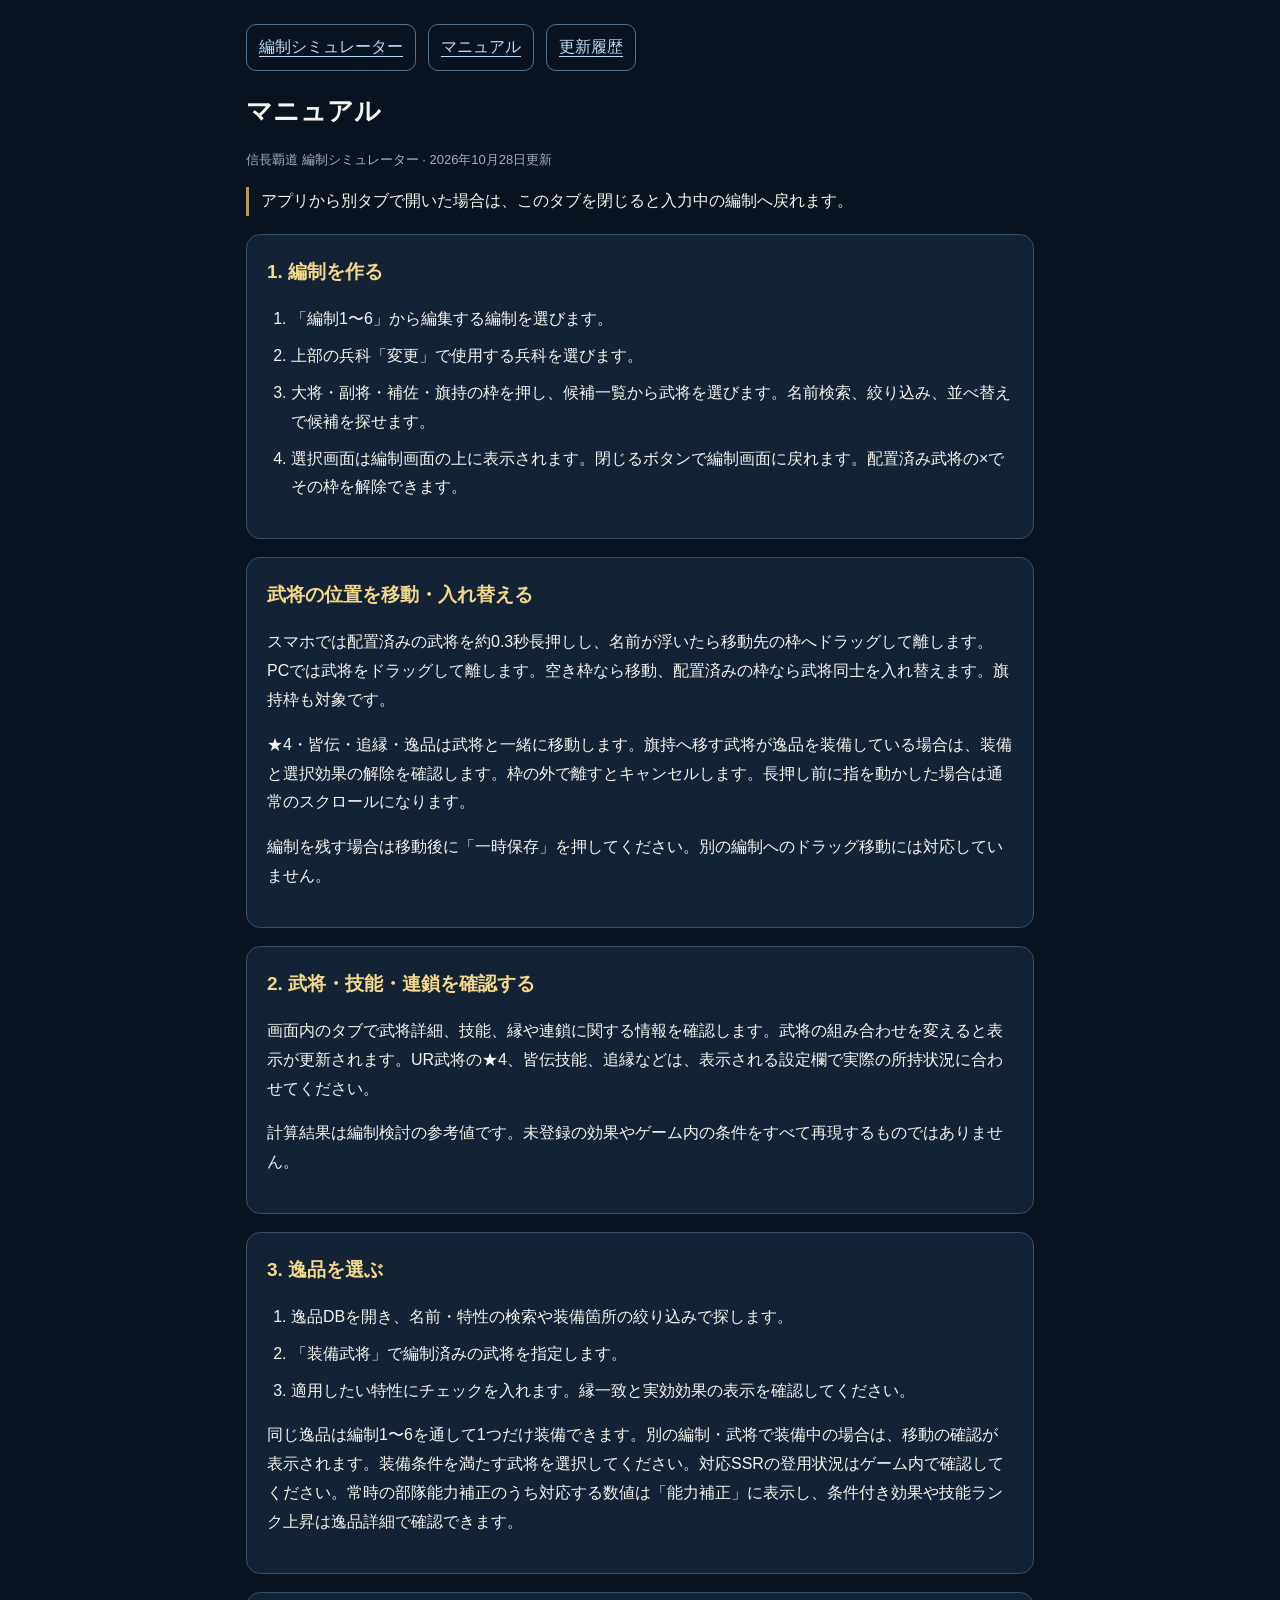
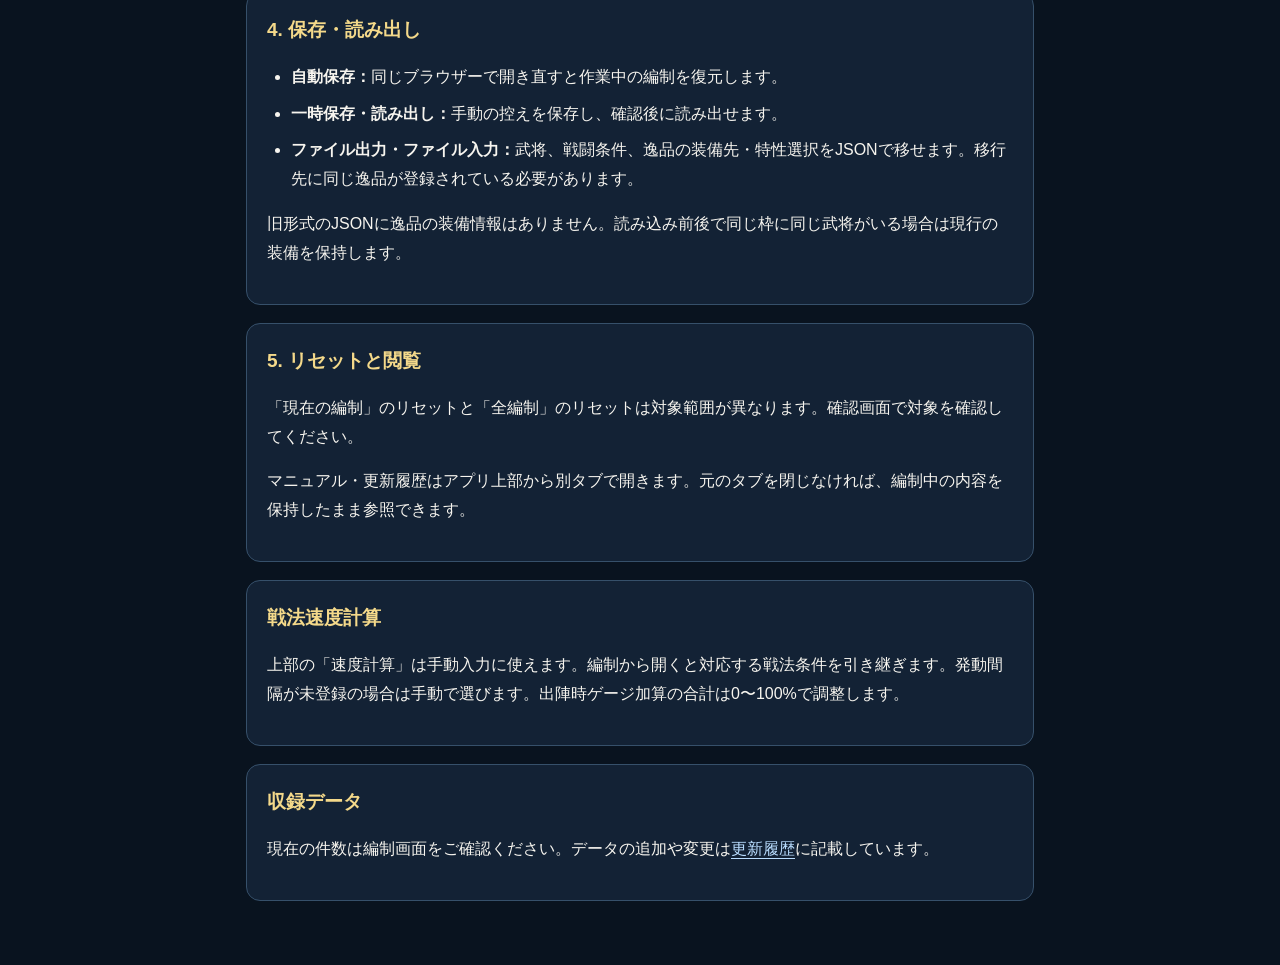
<file: manual.html>
<!doctype html>
<html lang="ja"><head><meta charset="utf-8"><meta name="viewport" content="width=device-width,initial-scale=1,viewport-fit=cover"><title>マニュアル｜信長覇道 編制シミュレーター</title><style>*{box-sizing:border-box}body{margin:0;background:#09131f;color:#f7f5ef;font-family:-apple-system,BlinkMacSystemFont,"Hiragino Sans",Meiryo,sans-serif;line-height:1.8}main{max-width:820px;margin:auto;padding:24px 16px 64px}nav{display:flex;flex-wrap:wrap;gap:12px}a{color:#b9ddff;text-underline-offset:4px}nav a{padding:8px 12px;border:1px solid #54728e;border-radius:10px}h1{font-size:26px;margin-bottom:4px}h2{font-size:19px;color:#f4d98a;margin-top:0}section{background:#132235;border:1px solid #36506a;border-radius:14px;padding:20px;margin-top:18px}li+li{margin-top:8px}ul,ol{padding-left:24px}.meta{color:#9fb0c3;font-size:13px}.note{border-left:3px solid #b99a55;padding-left:12px}a:focus-visible{outline:3px solid #f4d98a;outline-offset:3px}</style></head><body><main><nav aria-label="ページ移動"><a href="index.html">編制シミュレーター</a><a href="manual.html">マニュアル</a><a href="history.html">更新履歴</a></nav><h1>マニュアル</h1><p class="meta">信長覇道 編制シミュレーター · 2026年10月28日更新</p><p class="note">アプリから別タブで開いた場合は、このタブを閉じると入力中の編制へ戻れます。</p><section><h2>1. 編制を作る</h2><ol><li>「編制1〜6」から編集する編制を選びます。</li><li>上部の兵科「変更」で使用する兵科を選びます。</li><li>大将・副将・補佐・旗持の枠を押し、候補一覧から武将を選びます。名前検索、絞り込み、並べ替えで候補を探せます。</li><li>選択画面は編制画面の上に表示されます。閉じるボタンで編制画面に戻れます。配置済み武将の×でその枠を解除できます。</li></ol></section>
<section><h2>武将の位置を移動・入れ替える</h2><p>スマホでは配置済みの武将を約0.3秒長押しし、名前が浮いたら移動先の枠へドラッグして離します。PCでは武将をドラッグして離します。空き枠なら移動、配置済みの枠なら武将同士を入れ替えます。旗持枠も対象です。</p><p>★4・皆伝・追縁・逸品は武将と一緒に移動します。旗持へ移す武将が逸品を装備している場合は、装備と選択効果の解除を確認します。枠の外で離すとキャンセルします。長押し前に指を動かした場合は通常のスクロールになります。</p><p>編制を残す場合は移動後に「一時保存」を押してください。別の編制へのドラッグ移動には対応していません。</p></section><section><h2>2. 武将・技能・連鎖を確認する</h2><p>画面内のタブで武将詳細、技能、縁や連鎖に関する情報を確認します。武将の組み合わせを変えると表示が更新されます。UR武将の★4、皆伝技能、追縁などは、表示される設定欄で実際の所持状況に合わせてください。</p><p>計算結果は編制検討の参考値です。未登録の効果やゲーム内の条件をすべて再現するものではありません。</p></section>
<section><h2>3. 逸品を選ぶ</h2><ol><li>逸品DBを開き、名前・特性の検索や装備箇所の絞り込みで探します。</li><li>「装備武将」で編制済みの武将を指定します。</li><li>適用したい特性にチェックを入れます。縁一致と実効効果の表示を確認してください。</li></ol><p>同じ逸品は編制1〜6を通して1つだけ装備できます。別の編制・武将で装備中の場合は、移動の確認が表示されます。装備条件を満たす武将を選択してください。対応SSRの登用状況はゲーム内で確認してください。常時の部隊能力補正のうち対応する数値は「能力補正」に表示し、条件付き効果や技能ランク上昇は逸品詳細で確認できます。</p></section>
<section><h2>4. 保存・読み出し</h2><ul><li><strong>自動保存：</strong>同じブラウザーで開き直すと作業中の編制を復元します。</li><li><strong>一時保存・読み出し：</strong>手動の控えを保存し、確認後に読み出せます。</li><li><strong>ファイル出力・ファイル入力：</strong>武将、戦闘条件、逸品の装備先・特性選択をJSONで移せます。移行先に同じ逸品が登録されている必要があります。</li></ul><p>旧形式のJSONに逸品の装備情報はありません。読み込み前後で同じ枠に同じ武将がいる場合は現行の装備を保持します。</p></section>
<section><h2>5. リセットと閲覧</h2><p>「現在の編制」のリセットと「全編制」のリセットは対象範囲が異なります。確認画面で対象を確認してください。</p><p>マニュアル・更新履歴はアプリ上部から別タブで開きます。元のタブを閉じなければ、編制中の内容を保持したまま参照できます。</p></section>
<section><h2>戦法速度計算</h2><p>上部の「速度計算」は手動入力に使えます。編制から開くと対応する戦法条件を引き継ぎます。発動間隔が未登録の場合は手動で選びます。出陣時ゲージ加算の合計は0〜100%で調整します。</p></section>
<section><h2>収録データ</h2><p>現在の件数は編制画面をご確認ください。データの追加や変更は<a href="history.html">更新履歴</a>に記載しています。</p></section>
</main></body></html>
</file>
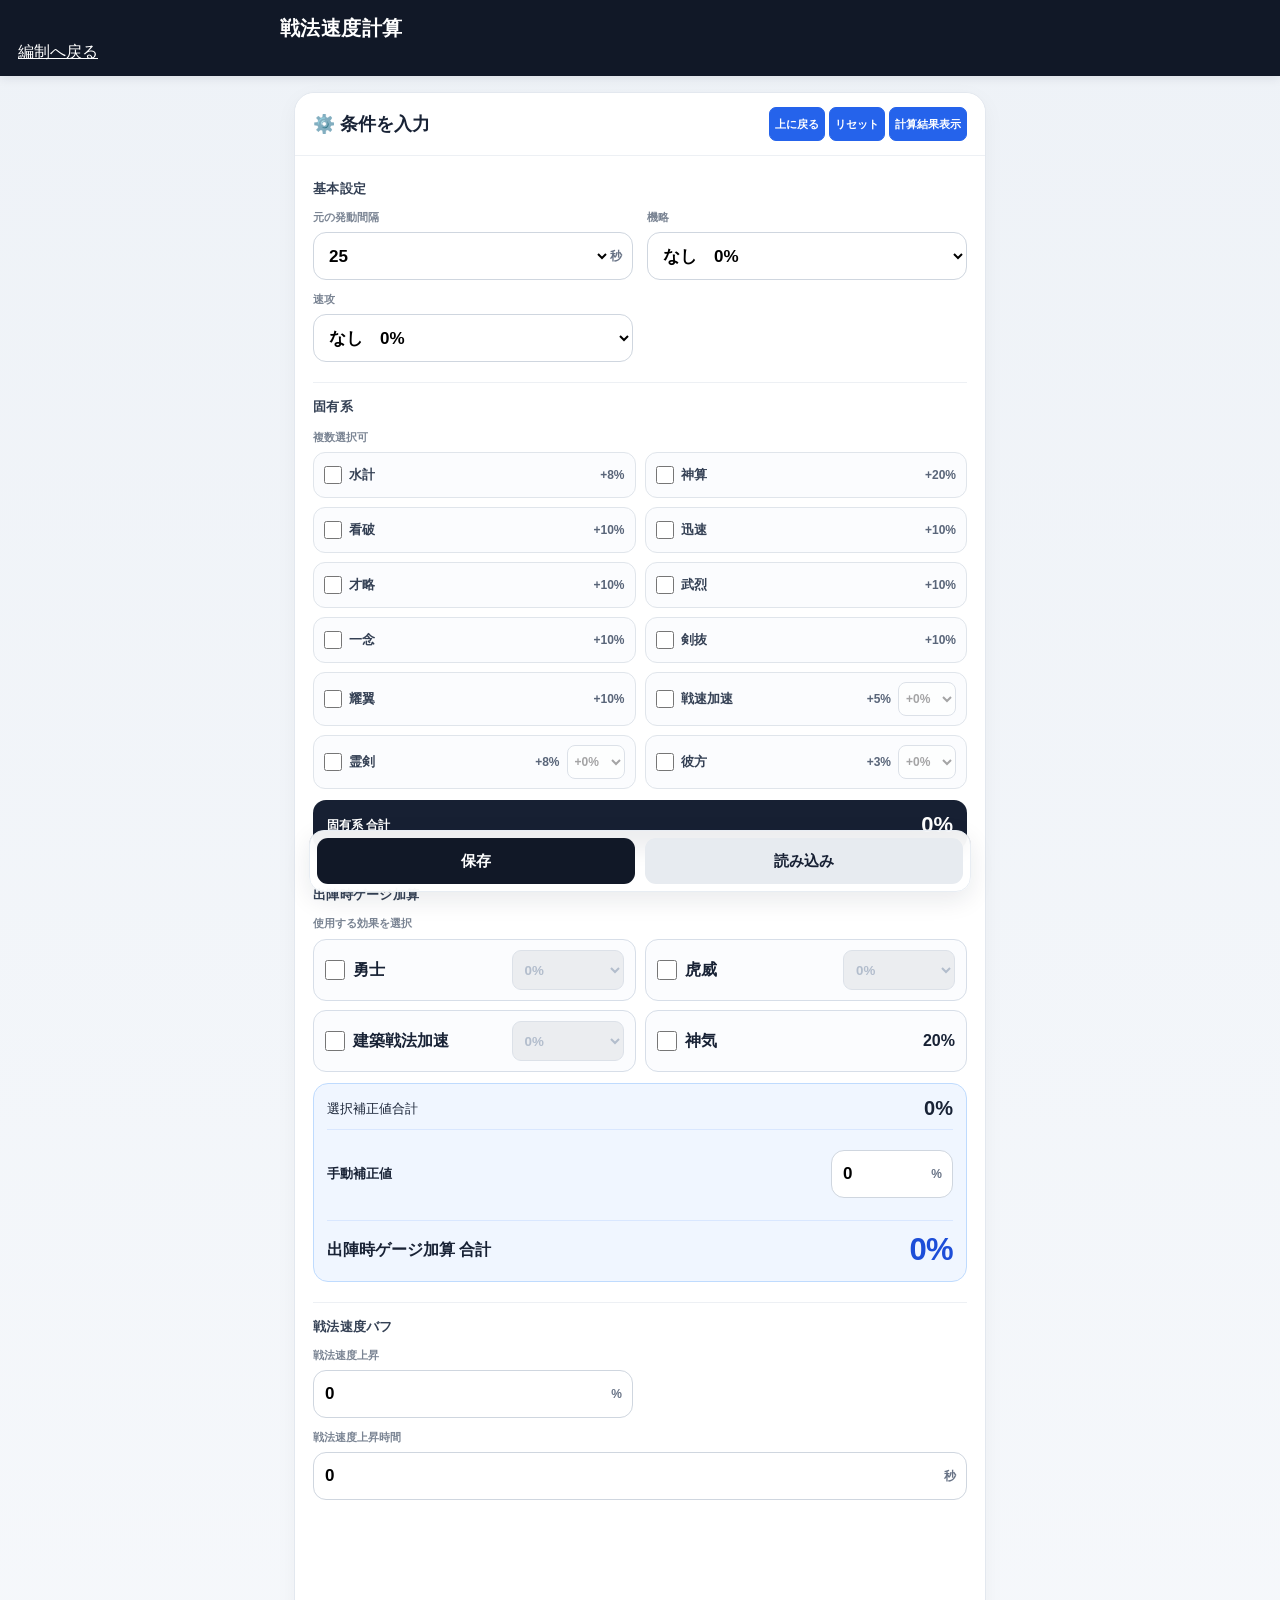
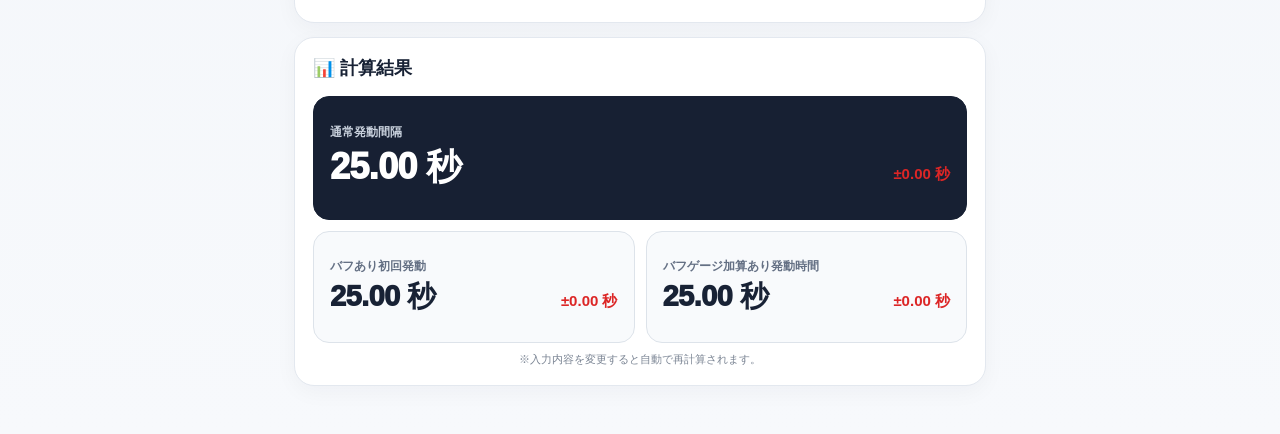
<file: speed.html>
<!doctype html><html lang="ja"><head><meta charset="utf-8"><meta name="viewport" content="width=device-width,initial-scale=1,viewport-fit=cover"><meta name="theme-color" content="#111827"><meta name="description" content="戦法速度計算"><title>戦法速度計算</title><style>
*{box-sizing:border-box}body{margin:0;background:#eef1f5;color:#172033;font-family:-apple-system,BlinkMacSystemFont,"Segoe UI","Noto Sans JP",sans-serif}.top{position:sticky;top:0;z-index:10;background:#111827;color:#fff;padding:17px 18px calc(15px + env(safe-area-inset-top));box-shadow:0 3px 12px #0002}.top h1{margin:0;font-size:21px;font-weight:900;letter-spacing:.02em}.wrap{max-width:680px;margin:auto;padding:14px 14px calc(30px + env(safe-area-inset-bottom))}.card{background:#fff;border:1px solid #e5e9ef;border-radius:18px;padding:17px;margin-bottom:14px;box-shadow:0 3px 14px #1720330b}.title{display:flex;align-items:center;gap:7px;font-size:17px;margin:0 0 14px;font-weight:900}.grid{display:grid;grid-template-columns:1fr 1fr;gap:12px}.field label.head{display:block;font-size:12px;font-weight:800;color:#647084;margin-bottom:6px}.input{display:flex;align-items:center;border:1px solid #cfd6df;border-radius:12px;background:#f8fafc;overflow:hidden;transition:.15s}.input:focus-within{border-color:#111827;box-shadow:0 0 0 3px #11182712}.input input,.input select{width:100%;border:0;outline:0;background:transparent;font-size:18px;font-weight:800;padding:12px 10px;min-width:0}.unit{font-size:12px;color:#687386;padding-right:10px;font-weight:700}.unique-box{margin-top:2px}.checks{display:grid;grid-template-columns:1fr 1fr;gap:8px}.check{display:flex;align-items:center;gap:7px;padding:10px;border:1px solid #e0e5eb;border-radius:11px;background:#f8fafc;font-size:13px;font-weight:800;color:#344054;cursor:pointer;min-width:0}.check:has(input:checked){background:#eef1f5;border-color:#8d98a8;box-shadow:inset 0 0 0 1px #8d98a8}.check input{width:18px;height:18px;margin:0;accent-color:#111827;flex:0 0 auto}.check b{overflow:hidden;text-overflow:ellipsis;white-space:nowrap}.check span{margin-left:auto;color:#596579;font-size:12px;white-space:nowrap}.sum{display:flex;justify-content:space-between;align-items:center;margin-top:9px;padding:10px 12px;border-radius:11px;background:#172033;color:#fff}.sum span{font-size:12px;font-weight:700}.sum strong{font-size:19px}.wide{grid-column:1/-1}.actions{display:grid;grid-template-columns:1fr 1fr;gap:10px;margin-top:14px}.btn{border:0;border-radius:12px;padding:13px;font-size:15px;font-weight:900;cursor:pointer}.save{background:#111827;color:#fff}.load{background:#e7ebf0;color:#172033}.reset{margin-top:9px;width:100%;background:#f3f4f6;color:#4b5565}.save-panel{margin-top:10px;border:1px solid #dde3ea;border-radius:14px;background:#f8fafc;padding:11px}.save-head{display:flex;justify-content:space-between;align-items:center;font-size:13px;margin-bottom:9px}.close{border:0;background:transparent;color:#647084;font-weight:800;padding:4px 6px}.save-list{display:grid;gap:7px}.save-item{display:grid;grid-template-columns:1fr auto auto;gap:6px;align-items:center;background:#fff;border:1px solid #e0e5eb;border-radius:10px;padding:8px}.save-load{border:0;border-radius:8px;background:#172033;color:#fff;padding:8px 10px;font-weight:800}.save-del{border:0;border-radius:8px;background:#eef1f5;color:#596579;padding:8px 9px;font-weight:800}.save-name{font-size:13px;font-weight:800;overflow:hidden;text-overflow:ellipsis;white-space:nowrap}.save-empty{font-size:12px;color:#7a8493;text-align:center;padding:8px}.status{text-align:center;font-size:11px;color:#7a8493;margin-top:8px;min-height:16px}.results{display:grid;gap:10px}.result{padding:14px 15px;border-radius:15px;background:#f8fafc;border:1px solid #dde3ea}.result .label{font-size:12px;color:#647084;font-weight:800}.result .value{font-size:30px;font-weight:950;margin-top:2px;letter-spacing:-.02em}.result.primary-result{background:#172033;color:#fff;border-color:#172033}.primary-result .label{color:#c8d0dc}.primary-result .value{font-size:34px}.sub{font-size:11px;color:#7a8493;margin-top:5px}@media(max-width:390px){.grid{grid-template-columns:1fr}.wide{grid-column:auto}.result .value{font-size:27px}.primary-result .value{font-size:31px}}
</style><style>.input-head{display:flex;align-items:center;justify-content:space-between;gap:10px}.result-jump{flex:none;width:auto;padding:8px 10px;border:0;border-radius:10px;background:#2563eb;color:#fff;font-size:12px;font-weight:800}.gauge-section{grid-column:1/-1}.gauge-list{display:grid;gap:8px;margin-top:8px}.gauge-row{display:flex;align-items:center;justify-content:space-between;gap:12px;padding:10px;border:1px solid #d7dee8;border-radius:12px;background:#f8fafc}.gauge-name{display:flex;align-items:center;gap:8px}.gauge-name input{width:20px;height:20px;margin:0}.gauge-row select{width:122px;height:40px;border:1px solid #cfd6df;border-radius:9px;background:#fff;padding:0 8px;font-weight:800}.gauge-row select:disabled{background:#e5e7eb;color:#94a3b8}.fixed-gauge{width:122px;text-align:right;font-weight:900}.gauge-summary{margin-top:10px;padding:12px;border:1px solid #bfdbfe;border-radius:14px;background:#eff6ff}.selected-total,.manual-row,.gauge-grand-total{display:flex;align-items:center;justify-content:space-between;gap:12px}.selected-total{font-size:13px}.selected-total b{font-size:20px}.manual-row{margin-top:10px;font-size:13px;font-weight:800}.gauge-manual-input{width:122px}.gauge-grand-total{margin-top:12px;padding-top:12px;border-top:1px solid #bfdbfe;font-weight:900}.gauge-grand-total strong{font-size:30px;color:#1d4ed8}</style><style>
/* v15 layout refinement */
:root{--panel:#ffffff;--ink:#182235;--muted:#667085;--line:#e3e8ef;--soft:#f7f9fc;--accent:#2563eb;--dark:#172033}
body{background:linear-gradient(#eef2f7,#f7f9fc);color:var(--ink)}
.top{padding:15px 18px calc(13px + env(safe-area-inset-top));box-shadow:0 2px 10px #17203318}
.top h1{max-width:720px;margin:auto;font-size:20px}
.wrap{max-width:720px;padding:16px 14px calc(34px + env(safe-area-inset-bottom))}
.card{border-radius:20px;padding:18px;border-color:var(--line);box-shadow:0 6px 22px #1720330a}
.title{margin-bottom:16px;font-size:18px}
.input-head{position:sticky;top:61px;z-index:5;margin:-18px -18px 16px;padding:14px 18px;background:#fff;border-radius:20px 20px 0 0;border-bottom:1px solid #edf0f4}
.result-jump{min-height:40px;padding:9px 13px;border-radius:11px;box-shadow:0 4px 10px #2563eb22}
.grid{gap:12px 14px}
.group-label{margin-top:4px;padding-top:4px;font-size:13px;font-weight:950;color:#344054;letter-spacing:.02em}
.group-label:not(:first-child){margin-top:8px;padding-top:15px;border-top:1px solid #edf0f4}
.field label.head{font-size:11px;color:#7a8493;margin-bottom:7px}
.input{min-height:48px;border-radius:13px;background:#fff;box-shadow:inset 0 0 0 1px #ffffff}
.input input,.input select{padding:12px 11px;font-size:17px}
.checks{gap:9px}
.check{min-height:46px;padding:9px 10px;border-radius:12px;background:#fbfcfe}
.check:has(input:checked){background:#eef4ff;border-color:#93b4f5;box-shadow:inset 0 0 0 1px #93b4f5}
.check input{accent-color:var(--accent)}
.check select{height:34px!important}
.sum{margin-top:11px;padding:12px 14px;border-radius:13px;background:var(--dark)}
.sum strong{font-size:22px}
.gauge-list{grid-template-columns:1fr 1fr;gap:9px}
.gauge-row{min-height:52px;padding:10px 11px;border-radius:13px;background:#fbfcfe}
.gauge-row:has(input:checked){background:#eef4ff;border-color:#93b4f5;box-shadow:inset 0 0 0 1px #93b4f5}
.gauge-name input{accent-color:var(--accent)}
.gauge-row select,.fixed-gauge{width:112px;min-width:112px}
.gauge-summary{margin-top:11px;border-radius:15px;padding:13px;background:#f0f6ff}
.selected-total{padding-bottom:9px;border-bottom:1px solid #d9e7ff}
.manual-row{padding:10px 0}
.gauge-manual-input{width:122px}
.gauge-grand-total{padding-top:11px;border-top:1px solid #d9e7ff}
.gauge-grand-total strong{font-size:31px;letter-spacing:-.02em}
.actions{position:sticky;bottom:8px;z-index:4;margin:18px -4px 0;padding:7px;background:#ffffffec;border:1px solid #e8edf3;border-radius:15px;box-shadow:0 8px 24px #17203318;backdrop-filter:blur(10px)}
.btn{min-height:46px;border-radius:11px}
.reset{margin-top:10px}
#results{scroll-margin-top:82px}
.results{grid-template-columns:1fr 1fr;gap:11px}
.result{min-height:112px;display:flex;flex-direction:column;justify-content:center;border-radius:16px;padding:15px 16px}
.result.primary-result{grid-column:1/-1;min-height:124px}
.result .value{font-size:29px}
.primary-result .value{font-size:36px}
.sub{text-align:center;margin-top:9px}
@media(max-width:560px){
  .wrap{padding-left:10px;padding-right:10px}
  .card{padding:14px;border-radius:17px}
  .input-head{top:57px;margin:-14px -14px 14px;padding:12px 14px;border-radius:17px 17px 0 0}
  .result-jump{font-size:11px;padding:8px 10px;min-height:38px}
  .grid{grid-template-columns:1fr 1fr;gap:10px}
  .checks{grid-template-columns:1fr 1fr;gap:7px}
  .check{padding:8px;gap:6px;font-size:12px}
  .check span{font-size:11px}
  .gauge-list{grid-template-columns:1fr}
  .gauge-row select,.fixed-gauge{width:124px;min-width:124px}
  .results{grid-template-columns:1fr}
  .result.primary-result{grid-column:auto}
}
@media(max-width:390px){
  .grid{grid-template-columns:1fr}
  .wide{grid-column:auto}
  .group-label.wide{grid-column:auto}
  .checks{grid-template-columns:1fr 1fr}
  .input-head{align-items:center}
  .title{font-size:16px}
  .result-jump{white-space:nowrap}
  .actions{grid-template-columns:1fr 1fr}
}
</style>
<style>
.top-action-buttons{
  display:flex;
  align-items:center;
  gap:8px;
  margin-left:auto;
}
.top-return{
  width:auto;
  padding:8px 11px;
  border:1px solid #cbd5e1;
  border-radius:10px;
  background:#fff;
  color:#334155;
  font-size:12px;
  font-weight:800;
  cursor:pointer;
  white-space:nowrap;
}
@media(max-width:640px){
  .top-action-buttons{gap:6px}
  .top-return,.result-jump{
    padding:8px 9px!important;
    font-size:11px!important;
  }
}
</style>
<style>
.result-value-row{display:flex;align-items:baseline;justify-content:space-between;gap:10px;min-width:0}
.result-value-row .value{min-width:0}
.normal-diff{flex:none;color:#dc2626;font-size:15px;font-weight:900;white-space:nowrap;text-align:right}
@media(max-width:390px){.normal-diff{font-size:13px}}
</style>

<style>
.top-action-buttons{
  display:grid !important;
  grid-template-columns:repeat(3,minmax(0,1fr)) !important;
  gap:6px !important;
  width:100% !important;
}
.top-action-buttons > button{
  width:100% !important;
  min-width:0 !important;
  height:42px !important;
  min-height:42px !important;
  margin:0 !important;
  padding:0 6px !important;
  display:flex !important;
  align-items:center !important;
  justify-content:center !important;
  box-sizing:border-box !important;
  border:1px solid #2563eb !important;
  border-radius:10px !important;
  background:#2563eb !important;
  color:#fff !important;
  font-size:12px !important;
  font-weight:800 !important;
  line-height:1 !important;
  white-space:nowrap !important;
  box-shadow:none !important;
}
@media(max-width:390px){
  .top-action-buttons{
    gap:4px !important;
  }
  .top-action-buttons > button{
    height:40px !important;
    min-height:40px !important;
    padding:0 3px !important;
    font-size:10.5px !important;
  }
}
</style>

<style>
/* 「条件を入力」＋上部3ボタンをスマホで1行維持 */
.sticky-head,
.input-head,
.section-head{
  min-width:0 !important;
}
.sticky-head .head,
.input-head .head,
.section-head .head,
.head{
  white-space:nowrap !important;
}

/* 上部操作ボタンを少しコンパクト化 */
.top-action-buttons{
  grid-template-columns:repeat(3,minmax(0,1fr)) !important;
  gap:4px !important;
  flex:1 1 auto !important;
  min-width:0 !important;
}
.top-action-buttons > button{
  height:38px !important;
  min-height:38px !important;
  padding:0 4px !important;
  font-size:10.5px !important;
  border-radius:9px !important;
  white-space:nowrap !important;
}

/* 「条件を入力」側の幅を優先確保 */
.sticky-head,
.input-head{
  display:flex !important;
  align-items:center !important;
  gap:6px !important;
}
.sticky-head > .head,
.input-head > .head{
  flex:0 0 auto !important;
  font-size:13px !important;
  line-height:1.2 !important;
}

/* 小型スマホではさらに微調整 */
@media(max-width:390px){
  .top-action-buttons{
    gap:3px !important;
  }
  .top-action-buttons > button{
    height:36px !important;
    min-height:36px !important;
    padding:0 2px !important;
    font-size:9.5px !important;
  }
  .sticky-head > .head,
  .input-head > .head{
    font-size:12px !important;
  }
}
</style>

<style>
/* 上部3ボタン：青背景を文字幅ぎりぎりまでコンパクト化 */
.top-action-buttons{
  display:flex !important;
  grid-template-columns:none !important;
  flex:0 1 auto !important;
  width:auto !important;
  gap:4px !important;
  justify-content:flex-end !important;
  align-items:center !important;
}
.top-action-buttons > button{
  flex:0 0 auto !important;
  width:auto !important;
  min-width:0 !important;
  height:34px !important;
  min-height:34px !important;
  padding:0 5px !important;
  margin:0 !important;
  font-size:10.5px !important;
  line-height:1 !important;
  white-space:nowrap !important;
  border-radius:7px !important;
}
@media(max-width:390px){
  .top-action-buttons{
    gap:3px !important;
  }
  .top-action-buttons > button{
    height:32px !important;
    min-height:32px !important;
    padding:0 3px !important;
    font-size:9.5px !important;
    border-radius:6px !important;
  }
}
</style>
</head><body><header class="top"><h1>戦法速度計算</h1><a href="index.html" style="color:inherit">編制へ戻る</a></header><main class="wrap"><p id="formationTransfer" role="status" hidden></p><p id="calculationError" role="status" hidden></p><section class="card"><h2 class="title input-head"><span>⚙️ 条件を入力</span><div class="top-action-buttons"><button type="button" class="top-return" onclick="window.scrollTo({top:0,left:0,behavior:'smooth'})">上に戻る</button><button type="button" onclick="resetForm()">リセット</button><button class="result-jump" type="button" onclick="document.getElementById('results').scrollIntoView({behavior:'smooth',block:'start'})">計算結果表示</button></div></h2><div class="grid"><div class="group-label wide">基本設定</div><div class="field"><label class="head">元の発動間隔</label><div class="input"><select id="B"><option value="25">25</option><option value="30">30</option><option value="35">35</option></select><span class="unit">秒</span></div></div><div class="field"><label class="head">機略</label><div class="input"><select id="C"><option value="0">なし　0%</option><option value="5">Ⅰ　5%</option><option value="8">Ⅱ　8%</option><option value="15">Ⅲ　15%</option></select></div></div><div class="field"><label class="head">速攻</label><div class="input"><select id="H"><option value="0">なし　0%</option><option value="3">Ⅰ　3%</option><option value="6">Ⅱ　6%</option><option value="10">Ⅲ　10%</option></select></div></div><div class="group-label wide">固有系</div><div class="field wide unique-box"><label class="head">複数選択可</label><div class="checks"><label class="check"><input id="waterPlan" class="unique" type="checkbox" value="8"><b>水計</b><span>+8%</span></label><label class="check"><input class="unique" type="checkbox" id="ex_shinsan" value="20"><b>神算</b><span>+20%</span></label><label class="check"><input class="unique" type="checkbox" id="ex_kanpa" value="10"><b>看破</b><span>+10%</span></label><label class="check"><input class="unique" type="checkbox" id="ex_jinsoku" value="10"><b>迅速</b><span>+10%</span></label><label class="check"><input class="unique" type="checkbox" id="ex_sairyaku" value="10"><b>才略</b><span>+10%</span></label><label class="check"><input class="unique" type="checkbox" id="ex_buretsu" value="10"><b>武烈</b><span>+10%</span></label><label class="check"><input class="unique" type="checkbox" id="ex_ichinen" value="10"><b>一念</b><span>+10%</span></label><label class="check"><input class="unique" type="checkbox" id="ex_kenbatsu" value="10"><b>剣抜</b><span>+10%</span></label><label class="check"><input class="unique" type="checkbox" id="ex_yoyoku" value="10"><b>耀翼</b><span>+10%</span></label><label class="check"><input id="sensoku" class="unique" type="checkbox" value="5"><b>戦速加速</b><span>+5%</span><select id="sensokuBonus" aria-label="戦速加速補正値" style="width:58px;border:1px solid #cfd6df;border-radius:8px;background:#fff;font-size:12px;font-weight:800;padding:6px 3px;flex:0 0 auto"><option value="0">+0%</option><option value="5">+5%</option></select></label><label class="check"><input id="reiken" class="unique" type="checkbox" value="8"><b>霊剣</b><span>+8%</span><select id="Rbonus" aria-label="霊剣補正値" style="width:58px;border:1px solid #cfd6df;border-radius:8px;background:#fff;font-size:12px;font-weight:800;padding:6px 3px;flex:0 0 auto"><option value="0">+0%</option><option value="1">+1%</option><option value="2">+2%</option><option value="3">+3%</option><option value="4">+4%</option><option value="5">+5%</option><option value="6">+6%</option><option value="7">+7%</option></select></label><label class="check"><input id="kanata" class="unique" type="checkbox" value="3"><b>彼方</b><span>+3%</span><select id="Dbonus" aria-label="彼方補正値" style="width:58px;border:1px solid #cfd6df;border-radius:8px;background:#fff;font-size:12px;font-weight:800;padding:6px 3px;flex:0 0 auto"><option value="0">+0%</option><option value="1">+1%</option><option value="2">+2%</option><option value="3">+3%</option><option value="4">+4%</option><option value="5">+5%</option><option value="6">+6%</option><option value="7">+7%</option></select></label></div><div class="sum"><span>固有系 合計</span><strong id="Dtotal">0%</strong></div></div><div class="group-label wide">出陣時ゲージ加算</div><div class="field wide gauge-section"><label class="head">使用する効果を選択</label><div class="gauge-list">
<label class="gauge-row"><span class="gauge-name"><input id="yuushiOn" type="checkbox"><b>勇士</b></span><select id="yuushi" disabled></select></label>
<label class="gauge-row"><span class="gauge-name"><input id="koiOn" type="checkbox"><b>虎威</b></span><select id="koi" disabled></select></label>
<label class="gauge-row"><span class="gauge-name"><input id="kenchikuOn" type="checkbox"><b>建築戦法加速</b></span><select id="kenchiku" disabled></select></label>
<label class="gauge-row"><span class="gauge-name"><input id="shinkiOn" type="checkbox"><b>神気</b></span><span class="fixed-gauge">20%</span></label>
</div><div class="gauge-summary"><div class="selected-total"><span>選択補正値合計</span><b><span id="gaugeSelected">0</span>%</b></div><div class="manual-row"><span>手動補正値</span><div class="input gauge-manual-input"><input id="gaugeManual" type="number" min="0" max="100" step="1" value="0"><span class="unit">%</span></div></div><div class="gauge-grand-total"><span>出陣時ゲージ加算 合計</span><strong><span id="gaugeTotal">0</span>%</strong></div></div></div><div class="group-label wide">戦法速度バフ</div><div class="field"><label class="head">戦法速度上昇</label><div class="input"><input id="F" type="number" min="0" step="1" value="0"><span class="unit">%</span></div></div><div class="field wide"><label class="head">戦法速度上昇時間</label><div class="input"><input id="G" type="number" min="0" step="1" value="0"><span class="unit">秒</span></div></div></div><div class="actions"><button class="btn save" onclick="saveData()">保存</button><button class="btn load" onclick="showSaves()">読み込み</button></div><div id="savePanel" class="save-panel" hidden><div class="save-head"><b>保存データ（最大10件）</b><button class="close" onclick="hideSaves()">閉じる</button></div><div id="saveList" class="save-list"></div></div><div id="status" class="status"></div></section><section class="card" id="results"><h2 class="title">📊 計算結果</h2><div class="results"><div class="result primary-result"><div class="label">通常発動間隔</div><div class="result-value-row"><div class="value" id="outB">—</div><div class="normal-diff" id="diffB">—</div></div></div><div class="result"><div class="label">バフあり初回発動</div><div class="result-value-row"><div class="value" id="outC">—</div><div class="normal-diff" id="diffC">—</div></div></div><div class="result"><div class="label">バフゲージ加算あり発動時間</div><div class="result-value-row"><div class="value" id="outD">—</div><div class="normal-diff" id="diffD">—</div></div></div></div><div class="sub">※入力内容を変更すると自動で再計算されます。</div></section></main><script>
const STORAGE='senpo-speed-calc-v5-slots';
function n(id){const el=document.getElementById(id);return el?(Number(el.value)||0):0}
function getD(){return [...document.querySelectorAll('.unique:checked')].reduce((sum,e)=>sum+Number(e.value),0)}
function fmt(x){return Number.isFinite(x)?x.toFixed(2)+' 秒':'計算不可'}
function fmtDiff(x){if(!Number.isFinite(x))return '—';const sign=x>0?'＋':x<0?'−':'±';return sign+Math.abs(x).toFixed(2)+' 秒'}
function setStatus(t){const el=document.getElementById('status');el.textContent=t;clearTimeout(window._st);window._st=setTimeout(()=>el.textContent='',1800)}
function escapeHtml(t){return String(t).replace(/[&<>'"]/g,c=>({'&':'&amp;','<':'&lt;','>':'&gt;',"'":'&#39;','"':'&quot;'}[c]))}
function fillRange(id,max){const el=document.getElementById(id);el.innerHTML='';for(let i=0;i<=max;i++){const o=document.createElement('option');o.value=i;o.textContent=i+'%';el.appendChild(o)}}
function fillChoices(id,values){const el=document.getElementById(id);el.innerHTML='';values.forEach(v=>{const o=document.createElement('option');o.value=v;o.textContent=v+'%';el.appendChild(o)})}
function syncReiken(){document.getElementById('Rbonus').disabled=!document.getElementById('reiken').checked}
function syncKanata(){document.getElementById('Dbonus').disabled=!document.getElementById('kanata').checked}
function syncSensoku(){document.getElementById('sensokuBonus').disabled=!document.getElementById('sensoku').checked}

function syncGaugeUI(changedId){
 const yu=document.getElementById('yuushiOn'), shi=document.getElementById('shinkiOn');
 if(changedId==='yuushiOn' && yu.checked) shi.checked=false;
 if(changedId==='shinkiOn' && shi.checked) yu.checked=false;
 shi.disabled=yu.checked; yu.disabled=shi.checked;
 document.getElementById('yuushi').disabled=!yu.checked;
 document.getElementById('koi').disabled=!document.getElementById('koiOn').checked;
 document.getElementById('kenchiku').disabled=!document.getElementById('kenchikuOn').checked;
}
function getGaugeSelected(){let t=0;if(document.getElementById('yuushiOn').checked)t+=n('yuushi');if(document.getElementById('koiOn').checked)t+=n('koi');if(document.getElementById('kenchikuOn').checked)t+=n('kenchiku');if(document.getElementById('shinkiOn').checked)t+=20;return t}
function getGaugeTotal(){const selected=getGaugeSelected();const total=selected+n('gaugeManual');document.getElementById('gaugeSelected').textContent=selected;document.getElementById('gaugeTotal').textContent=total;return total}
function calc(){
 const B=n('B'),C=n('C'),H=n('H');
 const D=getD()+H+(document.getElementById('reiken').checked?n('Rbonus'):0)+(document.getElementById('kanata').checked?n('Dbonus'):0)+(document.getElementById('sensoku').checked?n('sensokuBonus'):0);
 const E=getGaugeTotal(),F=n('F'),G=n('G');
 document.getElementById('Dtotal').textContent=D+'%';
 const invalidGauge=E<0||E>100||n('gaugeManual')<0;
 const invalidBoost=F<0||G<0;
 const error=document.getElementById('calculationError');
 error.textContent=[invalidGauge?'出陣時ゲージ加算合計は0〜100%になるよう調整してください。':'',
   invalidBoost?'一時補正と適用時間は0以上で入力してください。':''].filter(Boolean).join(' ');
 error.hidden=!error.textContent;
 const normal=B>0?B/(1+C/100+D/100):NaN;
 const K2=100/B*(1+(C+D)*.01);
 const K3=100/B*(1+(C+D+F)*.01);
 const boostedTime=Math.min(G,100/K3);
 const M3=K3*boostedTime;
 const M2=Math.max(0,100-M3)/K2;
 const first=B>0&&!invalidBoost?M2+boostedTime:NaN;
 const gauge=invalidGauge?NaN:first*(1-E*.01);
 document.getElementById('outB').textContent=fmt(normal);
 document.getElementById('diffB').textContent=fmtDiff(normal-B);
 document.getElementById('outC').textContent=fmt(first);
 document.getElementById('outD').textContent=fmt(gauge);
 document.getElementById('diffC').textContent=fmtDiff(first-normal);
 document.getElementById('diffD').textContent=fmtDiff(gauge-normal);
}
function state(){return{B:document.getElementById('B').value,C:document.getElementById('C').value,H:document.getElementById('H').value,Dbonus:document.getElementById('Dbonus').value,Rbonus:document.getElementById('Rbonus').value,sensokuBonus:document.getElementById('sensokuBonus').value,F:document.getElementById('F').value,G:document.getElementById('G').value,unique:[...document.querySelectorAll('.unique')].map(x=>x.checked),yuushiOn:document.getElementById('yuushiOn').checked,yuushi:document.getElementById('yuushi').value,koiOn:document.getElementById('koiOn').checked,koi:document.getElementById('koi').value,kenchikuOn:document.getElementById('kenchikuOn').checked,kenchiku:document.getElementById('kenchiku').value,shinkiOn:document.getElementById('shinkiOn').checked,gaugeManual:document.getElementById('gaugeManual').value}}
function getSaves(){try{return JSON.parse(localStorage.getItem(STORAGE)||'[]')}catch(e){return[]}}
function saveData(){let saves=getSaves();if(saves.length>=10){setStatus('保存は10件までです。不要なデータを削除してください');showSaves();return}const name=prompt('保存名を入力してください','保存 '+(saves.length+1));if(name===null)return;const clean=name.trim()||('保存 '+(saves.length+1));saves.push({name:clean,data:state(),savedAt:new Date().toISOString()});localStorage.setItem(STORAGE,JSON.stringify(saves));renderSaves();setStatus('「'+clean+'」を保存しました')}
function showSaves(){document.getElementById('savePanel').hidden=false;renderSaves()}
function hideSaves(){document.getElementById('savePanel').hidden=true}
function renderSaves(){const list=document.getElementById('saveList'),saves=getSaves();if(!saves.length){list.innerHTML='<div class="save-empty">保存データはありません</div>';return}list.innerHTML=saves.map((s,i)=>'<div class="save-item"><div class="save-name" title="'+escapeHtml(s.name)+'">'+(i+1)+'. '+escapeHtml(s.name)+'</div><button class="save-load" onclick="loadSlot('+i+')">読み込み</button><button class="save-del" onclick="deleteSlot('+i+')">削除</button></div>').join('')}
function loadSlot(i){const saves=getSaves(),slot=saves[i];if(!slot)return;const d=slot.data||{};['B','C','H','Dbonus','Rbonus','sensokuBonus','F','G'].forEach(id=>{if(d[id]!==undefined)document.getElementById(id).value=d[id]});document.querySelectorAll('.unique').forEach((x,j)=>x.checked=!!(d.unique&&d.unique[j]));document.getElementById('yuushiOn').checked=!!d.yuushiOn;document.getElementById('yuushi').value=d.yuushi??'0';document.getElementById('koiOn').checked=!!d.koiOn;document.getElementById('koi').value=d.koi??'0';document.getElementById('kenchikuOn').checked=!!d.kenchikuOn;document.getElementById('kenchiku').value=d.kenchiku??'0';document.getElementById('shinkiOn').checked=!!d.shinkiOn;document.getElementById('gaugeManual').value=d.gaugeManual!==undefined?d.gaugeManual:(d.E!==undefined?d.E:'0');normalizeExclusiveState();syncReiken();syncKanata();syncSensoku();syncGaugeUI();calc();hideSaves();setStatus('「'+slot.name+'」を読み込みました')}
function deleteSlot(i){const saves=getSaves(),slot=saves[i];if(!slot)return;if(!confirm('「'+slot.name+'」を削除しますか？'))return;saves.splice(i,1);localStorage.setItem(STORAGE,JSON.stringify(saves));renderSaves();setStatus('削除しました')}
function resetForm(){document.getElementById('B').value='25';document.getElementById('C').value='0';document.getElementById('H').value='0';document.getElementById('Dbonus').value='0';document.getElementById('Rbonus').value='0';document.getElementById('sensokuBonus').value='0';document.getElementById('F').value='0';document.getElementById('G').value='0';document.querySelectorAll('.unique').forEach(x=>x.checked=false);document.getElementById('yuushiOn').checked=false;document.getElementById('yuushi').value='0';document.getElementById('koiOn').checked=false;document.getElementById('koi').value='0';document.getElementById('kenchikuOn').checked=false;document.getElementById('kenchiku').value='0';document.getElementById('shinkiOn').checked=false;document.getElementById('gaugeManual').value='0';syncReiken();syncKanata();syncSensoku();syncGaugeUI();calc();setStatus('初期値に戻しました')}
fillRange('yuushi',30);fillRange('koi',21);fillChoices('kenchiku',[0,10,15,20]);


function normalizeExclusiveState(){
  // 勇士/神気
  const yuushi=document.getElementById('yuushiOn');
  const shinki=document.getElementById('shinkiOn');
  if(yuushi && shinki && yuushi.checked && shinki.checked) shinki.checked=false;

  // 神算/霊剣/彼方
  const one=['ex_shinsan','reiken','kanata','ex_kenbatsu']
    .map(id=>document.getElementById(id))
    .filter(Boolean)
    .filter(el=>el.checked);
  one.slice(1).forEach(el=>el.checked=false);

  // 6項目は先頭3つまで
  const max3=['ex_kanpa','ex_jinsoku','ex_sairyaku','ex_buretsu','ex_ichinen','ex_yoyoku']
    .map(id=>document.getElementById(id))
    .filter(Boolean)
    .filter(el=>el.checked);
  max3.slice(3).forEach(el=>el.checked=false);
}

function applySelectionRules(changedId){
  const changed = document.getElementById(changedId);
  if(!changed) return;

  // 勇士 / 神気：どちらか1つ
  const groupGauge = ['yuushiOn','shinkiOn'];
  if(groupGauge.includes(changedId) && changed.checked){
    groupGauge.forEach(id=>{
      if(id !== changedId){
        const el = document.getElementById(id);
        if(el) el.checked = false;
      }
    });
  }

  // 神算 / 霊剣 / 彼方：いずれか1つ
  const groupOne = ['ex_shinsan','reiken','kanata','ex_kenbatsu'];
  if(groupOne.includes(changedId) && changed.checked){
    groupOne.forEach(id=>{
      if(id !== changedId){
        const el = document.getElementById(id);
        if(el) el.checked = false;
      }
    });
  }

  // 看破 / 迅速 / 才略 / 武烈 / 一念 / 耀翼：3つまで
  const groupMax3 = ['ex_kanpa','ex_jinsoku','ex_sairyaku','ex_buretsu','ex_ichinen','ex_yoyoku'];
  if(groupMax3.includes(changedId) && changed.checked){
    const count = groupMax3.reduce((sum,id)=>{
      const el = document.getElementById(id);
      return sum + (el && el.checked ? 1 : 0);
    }, 0);

    if(count > 3){
      changed.checked = false;
      alert('看破・迅速・才略・武烈・一念・耀翼は3つまで選択できます。');
    }
  }

  if(typeof syncReiken === 'function') syncReiken();
  if(typeof syncKanata === 'function') syncKanata();
  if(typeof syncSensoku === 'function') syncSensoku();
  if(typeof syncGaugeUI === 'function') syncGaugeUI(changedId);
  if(typeof calc === 'function') calc();
}

function bindSelectionRules(){
  [
    'yuushiOn','shinkiOn',
    'ex_shinsan','reiken','kanata',
    'ex_kanpa','ex_jinsoku','ex_sairyaku','ex_buretsu','ex_ichinen','ex_yoyoku','ex_kenbatsu','sensoku'
  ].forEach(id=>{
    const el = document.getElementById(id);
    if(el && !el.dataset.exclusiveBound){
      el.dataset.exclusiveBound = '1';
      el.addEventListener('change', ()=>applySelectionRules(id));
    }
  });
}

['B','C','H','F','G'].forEach(id=>document.getElementById(id).addEventListener('input',calc));
document.querySelectorAll('.unique').forEach(x=>x.addEventListener('change',calc));
document.getElementById('Dbonus').addEventListener('change',calc);document.getElementById('Rbonus').addEventListener('change',calc);document.getElementById('sensokuBonus').addEventListener('change',calc);
document.getElementById('reiken').addEventListener('change',()=>{syncReiken();calc()});document.getElementById('kanata').addEventListener('change',()=>{syncKanata();calc()});
['yuushiOn','koiOn','kenchikuOn','shinkiOn'].forEach(id=>document.getElementById(id).addEventListener('change',()=>{syncGaugeUI(id);calc()}));
['yuushi','koi','kenchiku'].forEach(id=>document.getElementById(id).addEventListener('change',calc));document.getElementById('gaugeManual').addEventListener('input',calc);
function applyFormationTransfer(){
 const params=new URLSearchParams(location.hash.slice(1));
 const encoded=params.get('hadou');
 if(!encoded)return;
 const note=document.getElementById('formationTransfer');
 note.hidden=false;
 try{
  const data=JSON.parse(new TextDecoder().decode(Uint8Array.from(atob(encoded),c=>c.charCodeAt(0))));
  if(data.app!=='hadou-formation-speed-link'||data.version!==4)throw Error();
  const interval=document.getElementById('B');
  if([25,30,35].includes(data.B))interval.value=String(data.B);
  else{
   interval.insertBefore(new Option('発動間隔を選択',''),interval.firstChild);
   interval.value='';
  }
  for(const id of ['C','H']){
   const field=document.getElementById(id);
   if(Array.from(field.options).some(o=>o.value===String(data[id])))field.value=String(data[id]);
  }
  const unique={'水計':'waterPlan','戦速加速':'sensoku','霊剣':'reiken','彼方':'kanata','神算':'ex_shinsan','看破':'ex_kanpa','迅速':'ex_jinsoku','才略':'ex_sairyaku','武烈':'ex_buretsu','一念':'ex_ichinen','耀翼':'ex_yoyoku','剣抜':'ex_kenbatsu'};
  const gauge={'神気':'shinkiOn','勇士':'yuushiOn','虎威':'koiOn'};
  for(const [name,id] of Object.entries(unique))document.getElementById(id).checked=data.unique?.includes(name)===true;
  for(const [name,id] of Object.entries(gauge))document.getElementById(id).checked=data.gauge?.includes(name)===true;
  if(Number.isInteger(data.gaugeValues?.['虎威']))document.getElementById('koi').value=String(Math.max(0,Math.min(21,data.gaugeValues['虎威'])));
  normalizeExclusiveState();
  syncReiken();syncKanata();syncSensoku();syncGaugeUI();calc();
  note.textContent=`編制${data.formation}・${data.role} ${data.generalName} の条件を読み込みました。`+(interval.value?'':'発動間隔を選んでください。')+(data.gauge?.includes('勇士')?' 勇士の補正値は手動で設定してください。':'');
 }catch{note.textContent='編制の条件を読み込めませんでした。手動で入力できます。';}
}
bindSelectionRules();syncReiken();syncKanata();syncSensoku();syncGaugeUI();calc();
applyFormationTransfer();
</script></body></html>
</file>
<file: damage-research.css>
:root{color-scheme:dark;background:#09131f;color:#f7f5ef;font:16px/1.55 system-ui,"Hiragino Sans",Meiryo,sans-serif}
*{box-sizing:border-box}
body{margin:0}
main{max-width:960px;margin:auto;padding:18px 14px 56px}
nav,.actions{display:flex;align-items:center;gap:8px 12px;flex-wrap:wrap}
a{color:#b9ddff;text-underline-offset:4px}
h1{font-size:clamp(23px,5vw,32px);margin:13px 0 5px}
h2{font-size:19px;margin:0 0 8px;color:#f4d98a}
p{margin:6px 0 10px}
.muted{color:#becbd7;font-size:.88rem}
.panel{min-width:0;margin-top:12px;padding:16px;background:#132235;border:1px solid #36506a;border-radius:14px}
.sides{display:grid;grid-template-columns:repeat(2,minmax(0,1fr));gap:12px;margin:12px 0}
fieldset{min-width:0;margin:0;padding:10px;border:1px solid #4a6781;border-radius:10px}
legend{color:#f4d98a;padding:0 6px}
.grid{display:grid;grid-template-columns:repeat(2,minmax(0,1fr));gap:8px 12px}
label{display:block;font-size:.88rem;font-weight:650}
input,select,button,textarea{font:inherit;background:#09131f;color:inherit;border:1px solid #54728e;border-radius:8px;padding:7px 9px;min-height:43px}
input,select,textarea{display:block;width:100%;min-width:0;margin:3px 0 7px}
textarea{resize:vertical}
button{cursor:pointer}
button:disabled{opacity:.5;cursor:default}
.primary{background:#f4d98a;border-color:#f4d98a;color:#172133;font-weight:750}
:focus-visible{outline:2px solid #f4d98a;outline-offset:2px}
.actions{margin-top:10px}
.scroll{overflow:auto;max-width:100%}
table{width:100%;border-collapse:collapse;line-height:1.4;font-size:.86rem}
th,td{border-bottom:1px solid #36506a;padding:8px 6px;text-align:right;font-variant-numeric:tabular-nums;white-space:nowrap}
th:first-child,td:first-child{text-align:left;white-space:normal;min-width:105px;overflow-wrap:anywhere}
.hit-row{display:grid;grid-template-columns:minmax(0,1fr) minmax(0,.75fr) auto;align-items:end;gap:8px}
.hit-row + .hit-row{margin-top:3px}
.hit-row input,.hit-row select{margin-bottom:0}
.hit-estimate{grid-column:1/-1;margin:0 0 4px;overflow-wrap:anywhere}
.analysis-checkbox{display:flex;align-items:center;gap:9px;min-height:44px;margin-top:8px;cursor:pointer}
.analysis-checkbox input{width:20px;height:20px;min-height:0;margin:0;flex:none}
.analysis-help{margin:0 0 8px}
#resistance-settings{margin:12px 0}
#resistance-settings summary{cursor:pointer}
.hit-row button{min-width:43px}
.hit-row button[hidden]{display:block!important;visibility:hidden}
.record{border-top:1px solid #36506a;margin-top:10px;padding-top:10px}
.record summary{cursor:pointer;overflow-wrap:anywhere}
.record p{overflow-wrap:anywhere}
[hidden]{display:none!important}
@media(max-width:600px){.sides{grid-template-columns:1fr}.panel{padding:12px}}
</file>
